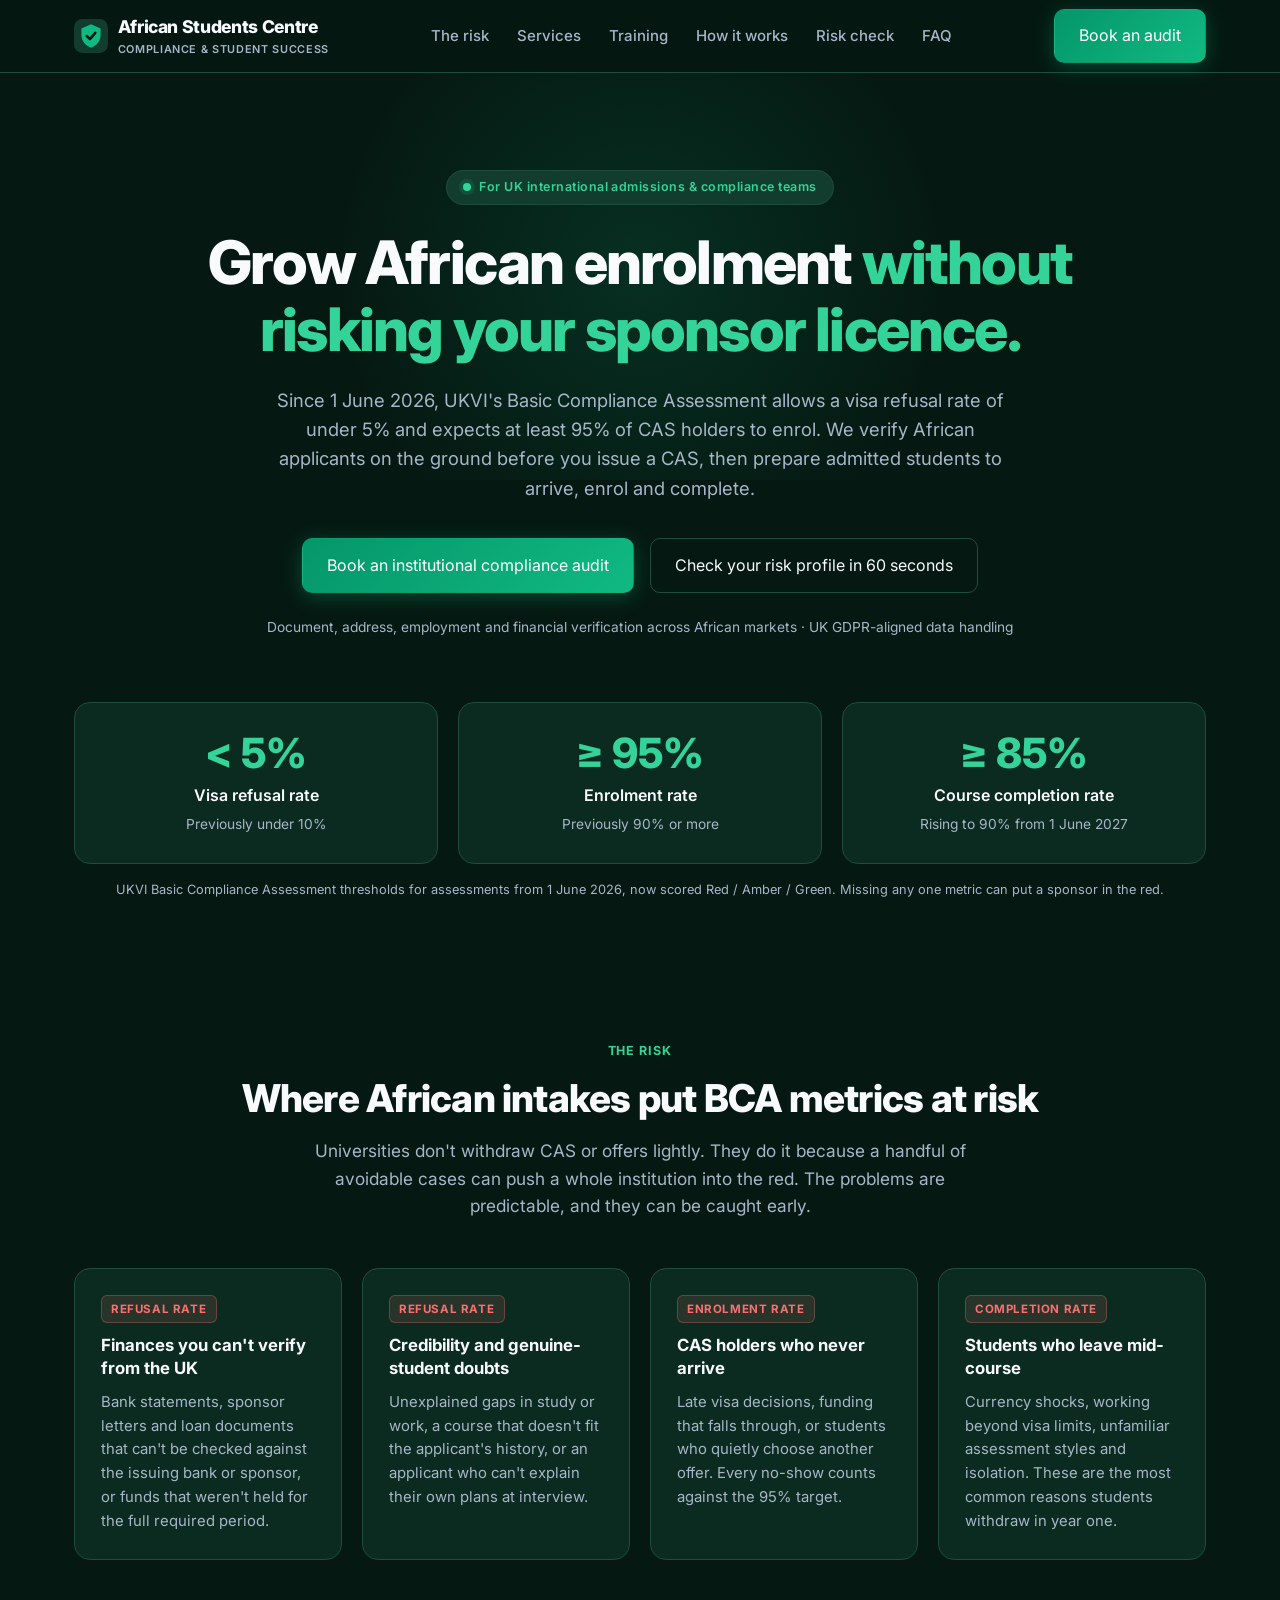
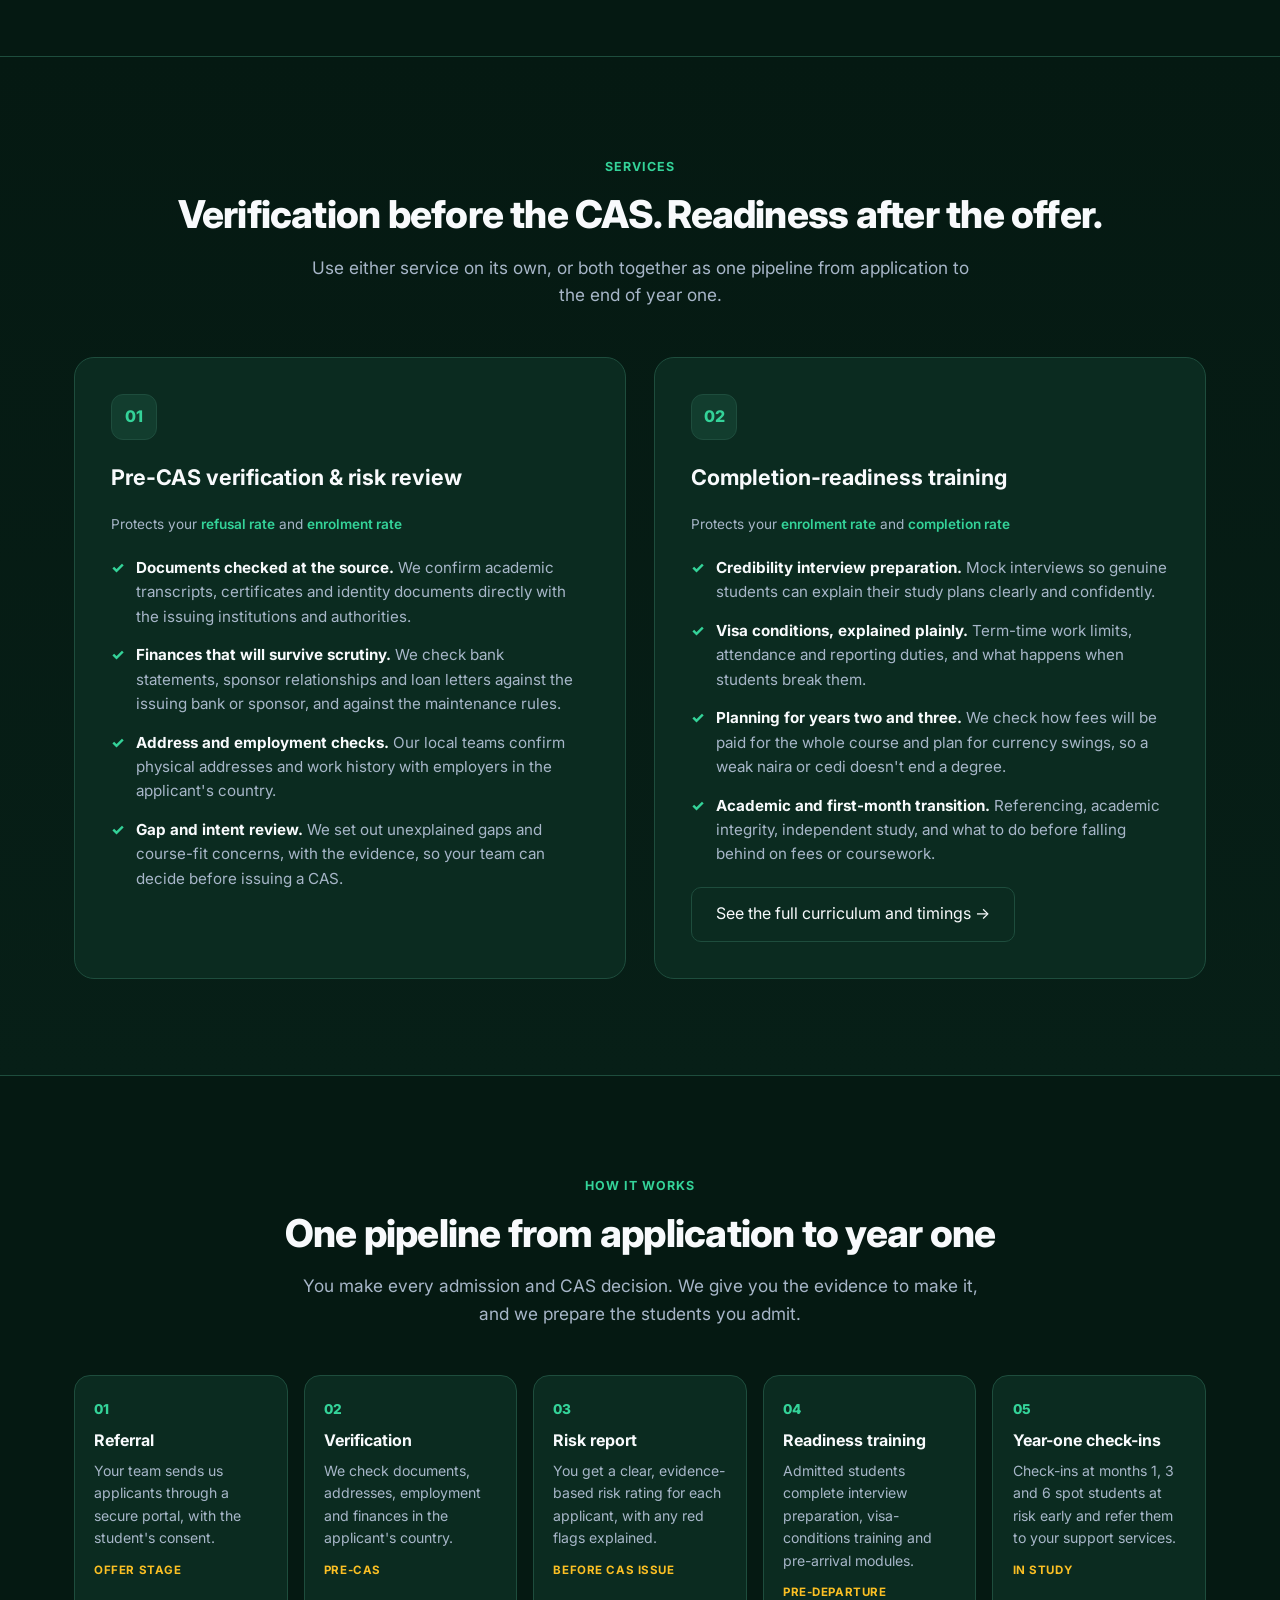
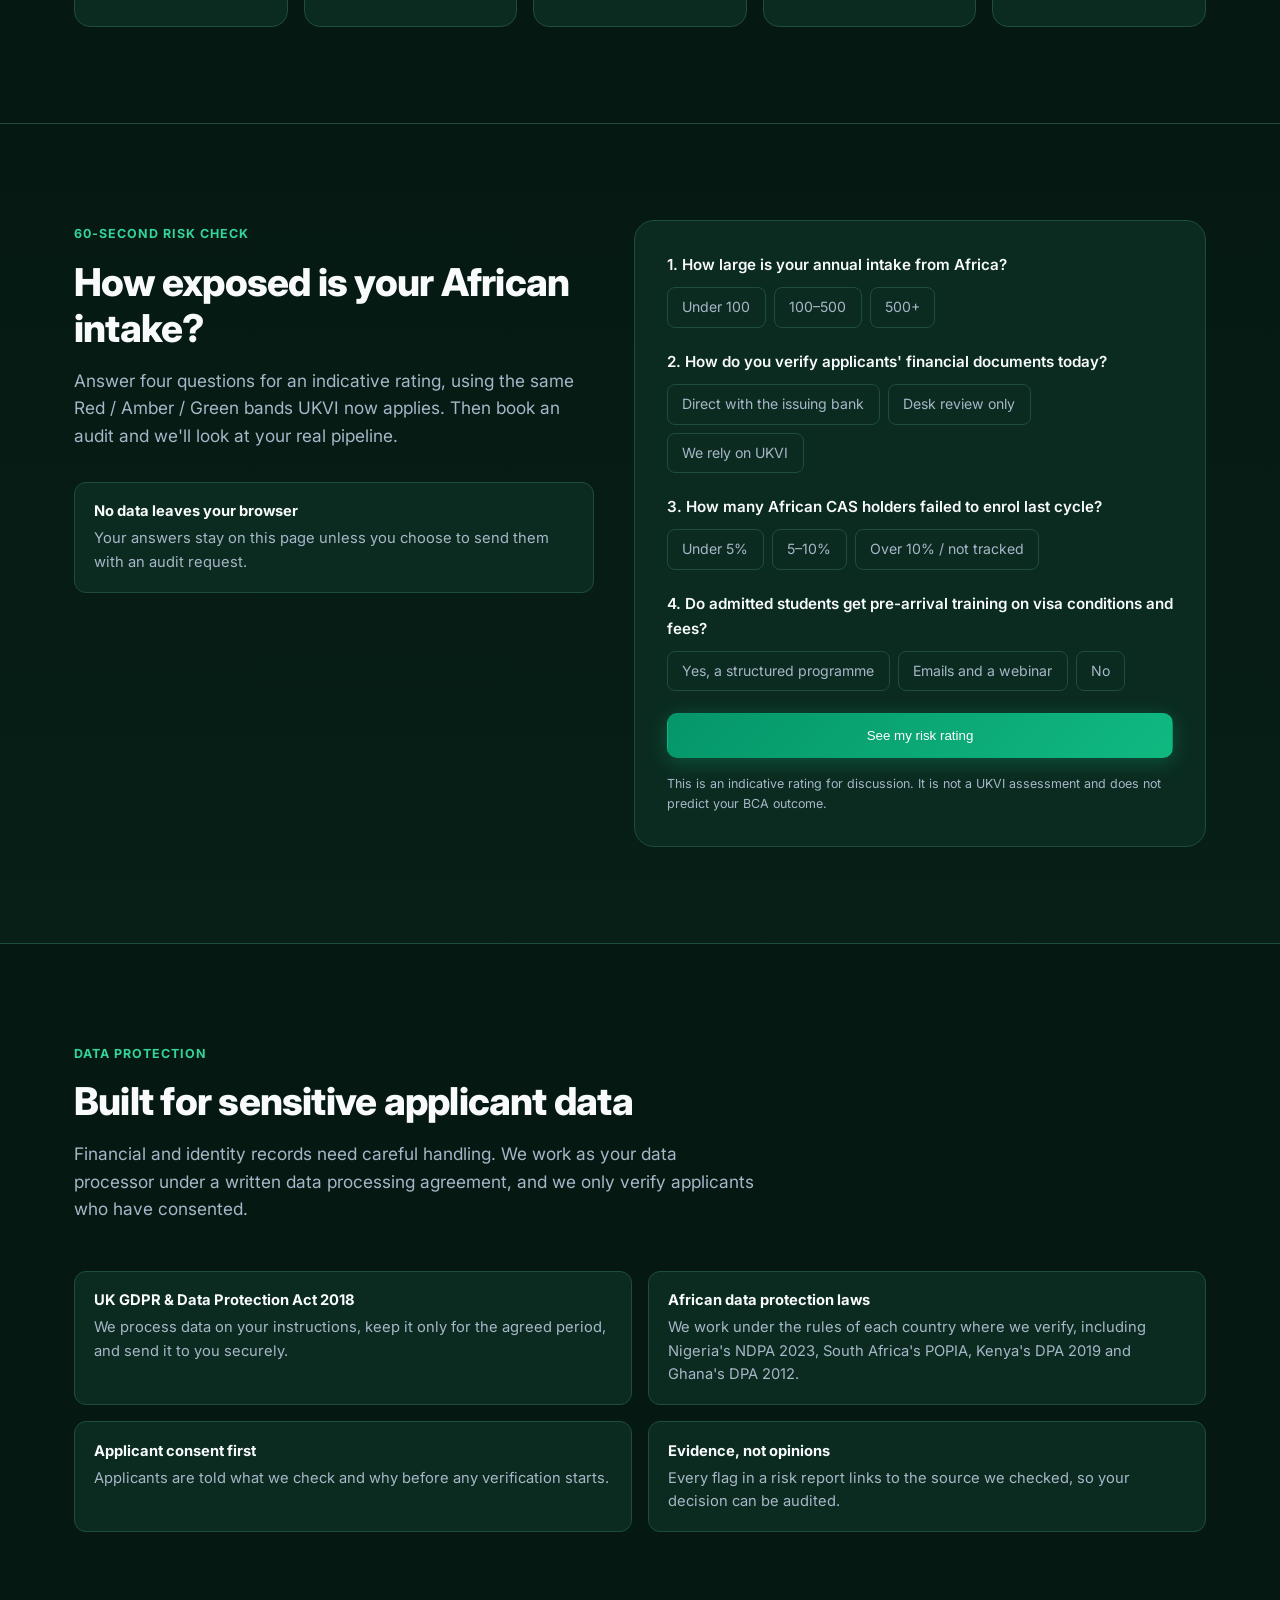
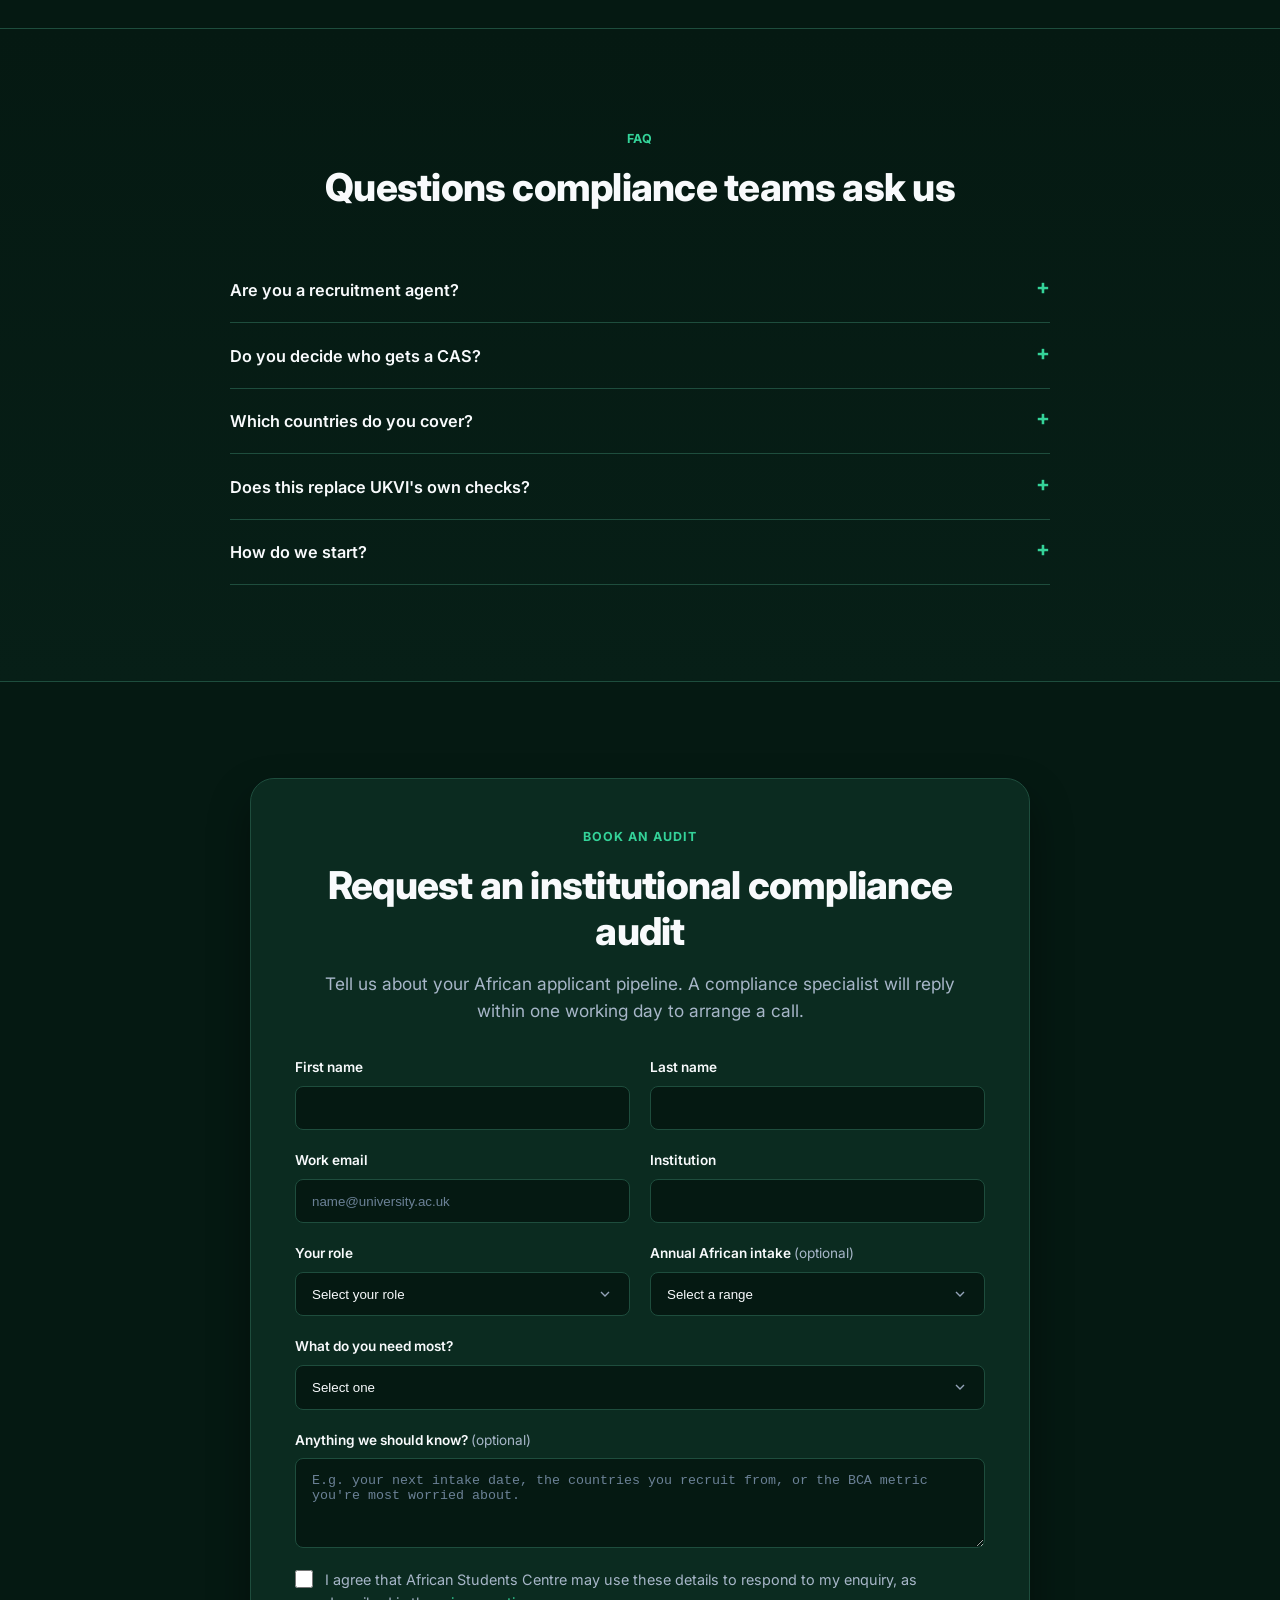
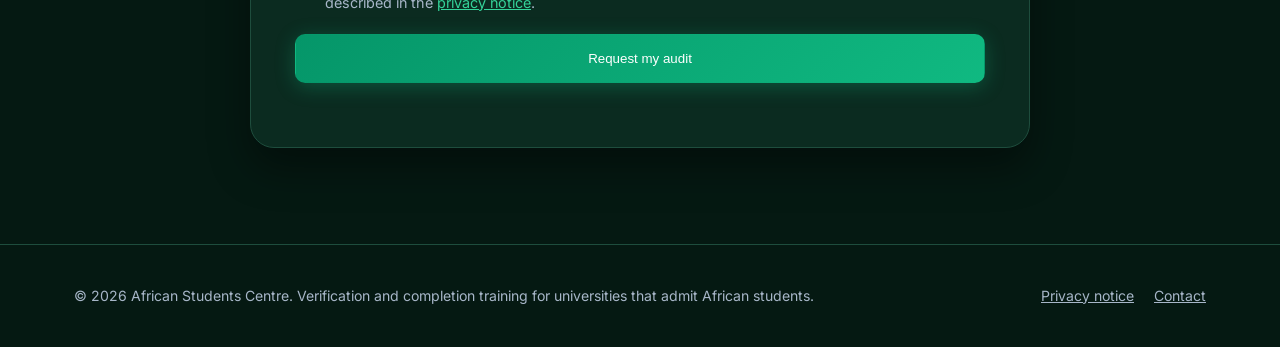
<file: docs/index.html>
<!DOCTYPE html>
<html lang="en-GB">
<head>
<meta charset="UTF-8">
<meta name="viewport" content="width=device-width, initial-scale=1">
<title>Pre-CAS Verification &amp; Student Completion Training | African Students Centre</title>
<meta name="description" content="Protect your UKVI sponsor licence. Pre-CAS document, financial, address and employment verification across Africa, plus completion-readiness training that keeps BCA refusal, enrolment and completion rates on target.">
<link rel="canonical" href="https://africanstudentscentre.com/">
<meta name="theme-color" content="#051912">
<meta property="og:type" content="website">
<meta property="og:url" content="https://africanstudentscentre.com/">
<meta property="og:title" content="Grow African enrolment without risking your sponsor licence">
<meta property="og:description" content="Pre-CAS verification across Africa and completion-readiness training for admitted students, built around UKVI's 2026 BCA thresholds.">
<meta name="twitter:card" content="summary">
<link rel="icon" href="data:image/svg+xml,%3Csvg xmlns='http://www.w3.org/2000/svg' viewBox='0 0 32 32'%3E%3Crect width='32' height='32' rx='8' fill='%23051912'/%3E%3Cpath d='M16 5l9 4v6c0 6-4 10-9 12-5-2-9-6-9-12V9z' fill='%2310b981'/%3E%3C/svg%3E">
<link rel="preconnect" href="https://fonts.googleapis.com">
<link rel="preconnect" href="https://fonts.gstatic.com" crossorigin>
<link href="https://fonts.googleapis.com/css2?family=Inter:wght@400;500;600;700;800&display=swap" rel="stylesheet">
<script type="application/ld+json">
{
  "@context": "https://schema.org",
  "@type": "ProfessionalService",
  "name": "African Students Centre",
  "url": "https://africanstudentscentre.com/",
  "description": "Pre-CAS verification and completion-readiness training for universities that admit African students.",
  "areaServed": ["GB", "Africa"],
  "serviceType": ["Pre-CAS applicant verification", "International student compliance training"]
}
</script>
<style>
:root{
  --bg:#051912;--card:#0b2b20;--surface:#123d2e;--line:#1e4d3d;
  --green:#10b981;--neon:#34d399;--glow:rgba(16,185,129,.15);
  --text:#f8fafc;--muted:#a7b6c8;--amber:#fbbf24;--red:#f87171;
  --radius:16px;--ease:.25s cubic-bezier(.4,0,.2,1);
}
*{box-sizing:border-box;margin:0;padding:0}
html{scroll-behavior:smooth;scroll-padding-top:88px}
body{font-family:Inter,system-ui,-apple-system,"Segoe UI",Roboto,sans-serif;background:var(--bg);color:var(--text);line-height:1.6;-webkit-font-smoothing:antialiased}
img,svg{display:block;max-width:100%}
a{color:var(--neon)}
:focus-visible{outline:2px solid var(--neon);outline-offset:3px;border-radius:4px}
.container{max-width:1180px;margin:0 auto;padding:0 1.5rem}
.skip{position:absolute;left:-999px;top:0;background:var(--green);color:#03140e;padding:.6rem 1rem;z-index:2000;font-weight:700}
.skip:focus{left:1rem;top:1rem}
section{padding:96px 0}
.eyebrow{display:inline-block;font-size:.78rem;font-weight:700;letter-spacing:.08em;text-transform:uppercase;color:var(--neon);margin-bottom:.9rem}
h2{font-size:clamp(1.8rem,3.2vw,2.4rem);line-height:1.2;letter-spacing:-.02em;font-weight:800;margin-bottom:1rem}
.lead{color:var(--muted);font-size:1.08rem;max-width:680px}
.center{text-align:center}.center .lead{margin:0 auto}
.section-head{margin-bottom:3rem}

/* buttons */
.btn{display:inline-flex;align-items:center;justify-content:center;gap:.5rem;padding:.85rem 1.5rem;border-radius:10px;font:600 .98rem/1.2 inherit;text-decoration:none;cursor:pointer;transition:var(--ease);border:1px solid transparent}
.btn-primary{background:linear-gradient(135deg,#059669,#10b981);color:#fff;box-shadow:0 4px 20px rgba(16,185,129,.3)}
.btn-primary:hover{transform:translateY(-2px);box-shadow:0 6px 26px rgba(16,185,129,.5)}
.btn-outline{background:transparent;color:var(--text);border-color:var(--line)}
.btn-outline:hover{border-color:var(--green);background:var(--surface)}
.btn[disabled]{opacity:.6;cursor:wait;transform:none}

/* header */
header{position:fixed;inset:0 0 auto 0;background:rgba(5,25,18,.88);backdrop-filter:blur(12px);-webkit-backdrop-filter:blur(12px);border-bottom:1px solid var(--line);z-index:1000}
nav{display:flex;justify-content:space-between;align-items:center;height:72px;gap:1rem}
.logo{display:flex;align-items:center;gap:.6rem;color:var(--text);text-decoration:none;font-weight:800;letter-spacing:-.02em;font-size:1.1rem}
.logo small{display:block;font-size:.68rem;font-weight:600;letter-spacing:.06em;text-transform:uppercase;color:var(--muted)}
.nav-links{display:flex;gap:1.75rem;list-style:none;align-items:center}
.nav-links a{color:var(--muted);text-decoration:none;font-weight:500;font-size:.94rem;transition:var(--ease)}
.nav-links a:hover{color:var(--neon)}
.menu-btn{display:none;background:none;border:1px solid var(--line);border-radius:8px;color:var(--text);padding:.45rem .6rem;cursor:pointer}

/* hero */
.hero{padding:170px 0 64px;text-align:center;position:relative;overflow:hidden}
.hero::before{content:"";position:absolute;top:60px;left:50%;transform:translateX(-50%);width:760px;height:420px;background:radial-gradient(circle,rgba(16,185,129,.14) 0%,transparent 70%);z-index:-1}
.badge{display:inline-flex;align-items:center;gap:.5rem;background:var(--surface);border:1px solid var(--line);padding:.4rem 1rem;border-radius:50px;font-size:.78rem;font-weight:600;color:var(--neon);letter-spacing:.04em;margin-bottom:1.5rem}
.badge .dot{width:8px;height:8px;border-radius:50%;background:var(--neon);box-shadow:0 0 0 4px var(--glow)}
.hero h1{font-size:clamp(2.2rem,5vw,3.75rem);font-weight:800;letter-spacing:-.03em;line-height:1.12;max-width:900px;margin:0 auto 1.4rem}
.hero h1 em{font-style:normal;color:var(--neon)}
.hero p.lead{margin:0 auto 2.2rem;font-size:1.15rem;max-width:740px}
.cta-row{display:flex;gap:1rem;justify-content:center;flex-wrap:wrap}
.hero-note{margin-top:1.4rem;font-size:.86rem;color:var(--muted)}

/* thresholds */
.thresholds{padding:0 0 40px}
.t-grid{display:grid;grid-template-columns:repeat(3,1fr);gap:1.25rem}
.t-card{background:var(--card);border:1px solid var(--line);padding:1.75rem;border-radius:var(--radius);text-align:center}
.t-value{font-size:2.6rem;font-weight:800;color:var(--neon);line-height:1.1}
.t-label{font-weight:600;margin:.4rem 0 .3rem}
.t-was{font-size:.86rem;color:var(--muted)}
.t-source{margin-top:1rem;text-align:center;font-size:.8rem;color:var(--muted)}

/* problem */
.grid-4{display:grid;grid-template-columns:repeat(4,1fr);gap:1.25rem}
.p-card{background:var(--card);border:1px solid var(--line);border-radius:var(--radius);padding:1.6rem;display:flex;flex-direction:column;gap:.7rem}
.p-card h3{font-size:1.05rem;line-height:1.35}
.p-card p{color:var(--muted);font-size:.93rem;flex:1}
.tag{align-self:flex-start;font-size:.72rem;font-weight:700;letter-spacing:.05em;text-transform:uppercase;padding:.25rem .6rem;border-radius:6px;background:rgba(248,113,113,.12);color:var(--red);border:1px solid rgba(248,113,113,.3)}

/* services */
.alt{background:linear-gradient(180deg,var(--bg) 0%,#071f17 100%);border-top:1px solid var(--line);border-bottom:1px solid var(--line)}
.grid-2{display:grid;grid-template-columns:1fr 1fr;gap:1.75rem}
.s-card{background:var(--card);border:1px solid var(--line);padding:2.25rem;border-radius:20px;display:flex;flex-direction:column;gap:1.25rem;transition:var(--ease)}
.s-card:hover{border-color:var(--green)}
.s-num{width:46px;height:46px;border-radius:12px;background:var(--surface);border:1px solid var(--line);display:grid;place-items:center;color:var(--neon);font-weight:800}
.s-card h3{font-size:1.35rem}
.s-card .protects{font-size:.85rem;color:var(--muted)}
.s-card .protects b{color:var(--neon);font-weight:600}
.ticks{list-style:none;display:flex;flex-direction:column;gap:.9rem}
.ticks li{display:flex;gap:.75rem;color:var(--muted);font-size:.95rem}
.ticks li::before{content:"✓";color:var(--neon);font-weight:800;flex-shrink:0}
.ticks strong{color:var(--text)}

/* steps */
.steps{list-style:none;display:grid;grid-template-columns:repeat(5,1fr);gap:1rem;counter-reset:step}
.steps li{position:relative;background:var(--card);border:1px solid var(--line);border-radius:var(--radius);padding:1.4rem 1.2rem;counter-increment:step}
.steps li::before{content:"0" counter(step);display:block;font-weight:800;color:var(--neon);font-size:.85rem;margin-bottom:.5rem}
.steps h3{font-size:1rem;margin-bottom:.35rem}
.steps p{font-size:.88rem;color:var(--muted)}
.steps .when{display:inline-block;margin-top:.7rem;font-size:.72rem;font-weight:700;text-transform:uppercase;letter-spacing:.05em;color:var(--amber)}

/* self assessment */
.assess{display:grid;grid-template-columns:1fr 1.1fr;gap:2.5rem;align-items:start}
.assess-box{background:var(--card);border:1px solid var(--line);border-radius:20px;padding:2rem}
fieldset{border:0;margin-bottom:1.4rem}
legend{font-weight:600;font-size:.95rem;margin-bottom:.6rem}
.opts{display:flex;flex-wrap:wrap;gap:.5rem}
.opts label{position:relative;cursor:pointer}
.opts input{position:absolute;opacity:0;pointer-events:none}
.opts span{display:inline-block;padding:.5rem .9rem;border:1px solid var(--line);border-radius:8px;font-size:.88rem;color:var(--muted);transition:var(--ease)}
.opts input:checked+span{border-color:var(--green);background:var(--surface);color:var(--text)}
.opts input:focus-visible+span{outline:2px solid var(--neon);outline-offset:2px}
.result{display:none;margin-top:.5rem;padding:1.4rem;border-radius:14px;border:1px solid var(--line);background:var(--bg)}
.result.show{display:block}
.result h3{font-size:1.15rem;margin-bottom:.4rem}
.result p{color:var(--muted);font-size:.93rem;margin-bottom:1rem}
.result.green h3{color:var(--neon)}.result.amber h3{color:var(--amber)}.result.red h3{color:var(--red)}
.disclaimer{font-size:.78rem;color:var(--muted);margin-top:1rem}

/* trust */
.trust-list{list-style:none;display:grid;grid-template-columns:repeat(2,1fr);gap:1rem;margin-top:2rem}
.trust-list li{background:var(--card);border:1px solid var(--line);border-radius:12px;padding:1.1rem 1.2rem;font-size:.92rem;color:var(--muted)}
.trust-list strong{display:block;color:var(--text);margin-bottom:.2rem}

/* faq */
.faq{max-width:820px;margin:0 auto}
details{border-bottom:1px solid var(--line);padding:1.2rem 0}
summary{cursor:pointer;font-weight:600;font-size:1.02rem;list-style:none;display:flex;justify-content:space-between;gap:1rem}
summary::-webkit-details-marker{display:none}
summary::after{content:"+";color:var(--neon);font-weight:700;font-size:1.3rem;line-height:1}
details[open] summary::after{content:"−"}
details p{color:var(--muted);margin-top:.7rem;font-size:.95rem}

/* form */
.form-wrap{max-width:780px;margin:0 auto;background:var(--card);border:1px solid var(--line);padding:2.75rem;border-radius:24px;box-shadow:0 20px 40px rgba(0,0,0,.4)}
.form-grid{display:grid;grid-template-columns:1fr 1fr;gap:0 1.25rem}
.field{display:flex;flex-direction:column;gap:.45rem;margin-bottom:1.25rem}
.field.full{grid-column:1/-1}
label.l{font-size:.85rem;font-weight:600}
label.l .opt{color:var(--muted);font-weight:400}
input,select,textarea{width:100%;background:var(--bg);border:1px solid var(--line);padding:.85rem 1rem;border-radius:8px;color:var(--text);font:400 .95rem/1.4 inherit;transition:var(--ease)}
input::placeholder,textarea::placeholder{color:#6b8196}
input:focus,select:focus,textarea:focus{outline:none;border-color:var(--green);box-shadow:0 0 0 3px var(--glow)}
input:user-invalid,select:user-invalid{border-color:var(--red)}
select{appearance:none;background-image:url("data:image/svg+xml,%3csvg xmlns='http://www.w3.org/2000/svg' viewBox='0 0 24 24' fill='none' stroke='%2394a3b8' stroke-width='2'%3e%3cpolyline points='6 9 12 15 18 9'/%3e%3c/svg%3e");background-repeat:no-repeat;background-position:right 1rem center;background-size:1rem;padding-right:2.5rem}
.check{display:flex;gap:.75rem;align-items:flex-start;font-size:.9rem;color:var(--muted)}
.check input{width:18px;height:18px;margin-top:.15rem;accent-color:var(--green);flex-shrink:0}
.hp{position:absolute;left:-10000px;width:1px;height:1px;overflow:hidden}
.form-error{display:none;background:rgba(248,113,113,.1);border:1px solid rgba(248,113,113,.4);color:#fecaca;padding:.8rem 1rem;border-radius:8px;font-size:.9rem;margin-bottom:1rem}
.success{display:none;text-align:center;padding:2rem 0}
.success h3{color:var(--neon);font-size:1.5rem;margin-bottom:.8rem}
.success p{color:var(--muted)}

footer{border-top:1px solid var(--line);padding:2.5rem 0;color:var(--muted);font-size:.88rem}
.foot{display:flex;justify-content:space-between;gap:1.5rem;flex-wrap:wrap}
.foot a{color:var(--muted)}.foot a:hover{color:var(--neon)}
.foot ul{list-style:none;display:flex;gap:1.25rem;flex-wrap:wrap}

@media (max-width:1000px){
  .grid-4{grid-template-columns:1fr 1fr}
  .steps{grid-template-columns:1fr 1fr}
  .assess{grid-template-columns:1fr}
}
@media (max-width:820px){
  .menu-btn{display:block}
  .nav-links{display:none;position:absolute;top:72px;left:0;right:0;flex-direction:column;align-items:stretch;gap:0;background:var(--bg);border-bottom:1px solid var(--line);padding:.5rem 1.5rem 1.25rem}
  .nav-links.open{display:flex}
  .nav-links li a{display:block;padding:.75rem 0}
  .nav-cta{display:none}
  .t-grid,.grid-2,.trust-list{grid-template-columns:1fr}
  section{padding:72px 0}
  .hero{padding:130px 0 48px}
}
@media (max-width:560px){
  .grid-4,.steps,.form-grid{grid-template-columns:1fr}
  .form-wrap{padding:1.75rem 1.25rem}
  .s-card{padding:1.6rem}
  .cta-row .btn{width:100%}
}
@media (prefers-reduced-motion:reduce){*{transition:none!important;scroll-behavior:auto!important}}
</style>
</head>
<body>
<a class="skip" href="#main">Skip to content</a>

<header>
  <div class="container">
    <nav aria-label="Main">
      <a class="logo" href="/" aria-label="African Students Centre home">
        <svg width="34" height="34" viewBox="0 0 32 32" aria-hidden="true"><rect width="32" height="32" rx="8" fill="#123d2e"/><path d="M16 5l9 4v6c0 6-4 10-9 12-5-2-9-6-9-12V9z" fill="#10b981"/><path d="M12 16l3 3 5-6" stroke="#051912" stroke-width="2.4" fill="none" stroke-linecap="round" stroke-linejoin="round"/></svg>
        <span>African Students Centre<small>Compliance &amp; Student Success</small></span>
      </a>
      <button class="menu-btn" aria-expanded="false" aria-controls="navlinks" aria-label="Open menu">☰</button>
      <ul class="nav-links" id="navlinks">
        <li><a href="#problem">The risk</a></li>
        <li><a href="#services">Services</a></li>
        <li><a href="training.html">Training</a></li>
        <li><a href="#process">How it works</a></li>
        <li><a href="#assessment">Risk check</a></li>
        <li><a href="#faq">FAQ</a></li>
      </ul>
      <a href="#audit" class="btn btn-primary nav-cta">Book an audit</a>
    </nav>
  </div>
</header>

<main id="main">

<!-- HERO -->
<section class="hero">
  <div class="container">
    <div class="badge"><span class="dot"></span> For UK international admissions &amp; compliance teams</div>
    <h1>Grow African enrolment <em>without risking your sponsor licence.</em></h1>
    <p class="lead">Since 1 June 2026, UKVI's Basic Compliance Assessment allows a visa refusal rate of under 5% and expects at least 95% of CAS holders to enrol. We verify African applicants on the ground before you issue a CAS, then prepare admitted students to arrive, enrol and complete.</p>
    <div class="cta-row">
      <a href="#audit" class="btn btn-primary">Book an institutional compliance audit</a>
      <a href="#assessment" class="btn btn-outline">Check your risk profile in 60 seconds</a>
    </div>
    <p class="hero-note">Document, address, employment and financial verification across African markets · UK GDPR-aligned data handling</p>
  </div>
</section>

<!-- THRESHOLDS -->
<div class="thresholds" id="bca">
  <div class="container">
    <div class="t-grid">
      <div class="t-card">
        <div class="t-value">&lt; 5%</div>
        <div class="t-label">Visa refusal rate</div>
        <div class="t-was">Previously under 10%</div>
      </div>
      <div class="t-card">
        <div class="t-value">≥ 95%</div>
        <div class="t-label">Enrolment rate</div>
        <div class="t-was">Previously 90% or more</div>
      </div>
      <div class="t-card">
        <div class="t-value">≥ 85%</div>
        <div class="t-label">Course completion rate</div>
        <div class="t-was">Rising to 90% from 1 June 2027</div>
      </div>
    </div>
    <p class="t-source">UKVI Basic Compliance Assessment thresholds for assessments from 1 June 2026, now scored Red / Amber / Green. Missing any one metric can put a sponsor in the red.</p>
  </div>
</div>

<!-- PROBLEM -->
<section id="problem">
  <div class="container">
    <div class="section-head center">
      <span class="eyebrow">The risk</span>
      <h2>Where African intakes put BCA metrics at risk</h2>
      <p class="lead">Universities don't withdraw CAS or offers lightly. They do it because a handful of avoidable cases can push a whole institution into the red. The problems are predictable, and they can be caught early.</p>
    </div>
    <div class="grid-4">
      <article class="p-card">
        <span class="tag">Refusal rate</span>
        <h3>Finances you can't verify from the UK</h3>
        <p>Bank statements, sponsor letters and loan documents that can't be checked against the issuing bank or sponsor, or funds that weren't held for the full required period.</p>
      </article>
      <article class="p-card">
        <span class="tag">Refusal rate</span>
        <h3>Credibility and genuine-student doubts</h3>
        <p>Unexplained gaps in study or work, a course that doesn't fit the applicant's history, or an applicant who can't explain their own plans at interview.</p>
      </article>
      <article class="p-card">
        <span class="tag">Enrolment rate</span>
        <h3>CAS holders who never arrive</h3>
        <p>Late visa decisions, funding that falls through, or students who quietly choose another offer. Every no-show counts against the 95% target.</p>
      </article>
      <article class="p-card">
        <span class="tag">Completion rate</span>
        <h3>Students who leave mid-course</h3>
        <p>Currency shocks, working beyond visa limits, unfamiliar assessment styles and isolation. These are the most common reasons students withdraw in year one.</p>
      </article>
    </div>
  </div>
</section>

<!-- SERVICES -->
<section id="services" class="alt">
  <div class="container">
    <div class="section-head center">
      <span class="eyebrow">Services</span>
      <h2>Verification before the CAS. Readiness after the offer.</h2>
      <p class="lead">Use either service on its own, or both together as one pipeline from application to the end of year one.</p>
    </div>
    <div class="grid-2">
      <article class="s-card">
        <div class="s-num">01</div>
        <h3>Pre-CAS verification &amp; risk review</h3>
        <p class="protects">Protects your <b>refusal rate</b> and <b>enrolment rate</b></p>
        <ul class="ticks">
          <li><div><strong>Documents checked at the source.</strong> We confirm academic transcripts, certificates and identity documents directly with the issuing institutions and authorities.</div></li>
          <li><div><strong>Finances that will survive scrutiny.</strong> We check bank statements, sponsor relationships and loan letters against the issuing bank or sponsor, and against the maintenance rules.</div></li>
          <li><div><strong>Address and employment checks.</strong> Our local teams confirm physical addresses and work history with employers in the applicant's country.</div></li>
          <li><div><strong>Gap and intent review.</strong> We set out unexplained gaps and course-fit concerns, with the evidence, so your team can decide before issuing a CAS.</div></li>
        </ul>
      </article>
      <article class="s-card">
        <div class="s-num">02</div>
        <h3>Completion-readiness training</h3>
        <p class="protects">Protects your <b>enrolment rate</b> and <b>completion rate</b></p>
        <ul class="ticks">
          <li><div><strong>Credibility interview preparation.</strong> Mock interviews so genuine students can explain their study plans clearly and confidently.</div></li>
          <li><div><strong>Visa conditions, explained plainly.</strong> Term-time work limits, attendance and reporting duties, and what happens when students break them.</div></li>
          <li><div><strong>Planning for years two and three.</strong> We check how fees will be paid for the whole course and plan for currency swings, so a weak naira or cedi doesn't end a degree.</div></li>
          <li><div><strong>Academic and first-month transition.</strong> Referencing, academic integrity, independent study, and what to do before falling behind on fees or coursework.</div></li>
        </ul>
        <a href="training.html" class="btn btn-outline" style="align-self:flex-start">See the full curriculum and timings →</a>
      </article>
    </div>
  </div>
</section>

<!-- PROCESS -->
<section id="process">
  <div class="container">
    <div class="section-head center">
      <span class="eyebrow">How it works</span>
      <h2>One pipeline from application to year one</h2>
      <p class="lead">You make every admission and CAS decision. We give you the evidence to make it, and we prepare the students you admit.</p>
    </div>
    <ol class="steps">
      <li><h3>Referral</h3><p>Your team sends us applicants through a secure portal, with the student's consent.</p><span class="when">Offer stage</span></li>
      <li><h3>Verification</h3><p>We check documents, addresses, employment and finances in the applicant's country.</p><span class="when">Pre-CAS</span></li>
      <li><h3>Risk report</h3><p>You get a clear, evidence-based risk rating for each applicant, with any red flags explained.</p><span class="when">Before CAS issue</span></li>
      <li><h3>Readiness training</h3><p>Admitted students complete interview preparation, visa-conditions training and pre-arrival modules.</p><span class="when">Pre-departure</span></li>
      <li><h3>Year-one check-ins</h3><p>Check-ins at months 1, 3 and 6 spot students at risk early and refer them to your support services.</p><span class="when">In study</span></li>
    </ol>
  </div>
</section>

<!-- SELF ASSESSMENT -->
<section id="assessment" class="alt">
  <div class="container assess">
    <div>
      <span class="eyebrow">60-second risk check</span>
      <h2>How exposed is your African intake?</h2>
      <p class="lead">Answer four questions for an indicative rating, using the same Red / Amber / Green bands UKVI now applies. Then book an audit and we'll look at your real pipeline.</p>
      <ul class="trust-list" style="grid-template-columns:1fr">
        <li><strong>No data leaves your browser</strong>Your answers stay on this page unless you choose to send them with an audit request.</li>
      </ul>
    </div>
    <div class="assess-box">
      <form id="riskForm">
        <fieldset>
          <legend>1. How large is your annual intake from Africa?</legend>
          <div class="opts">
            <label><input type="radio" name="q1" value="1" required><span>Under 100</span></label>
            <label><input type="radio" name="q1" value="2"><span>100–500</span></label>
            <label><input type="radio" name="q1" value="3"><span>500+</span></label>
          </div>
        </fieldset>
        <fieldset>
          <legend>2. How do you verify applicants' financial documents today?</legend>
          <div class="opts">
            <label><input type="radio" name="q2" value="0" required><span>Direct with the issuing bank</span></label>
            <label><input type="radio" name="q2" value="2"><span>Desk review only</span></label>
            <label><input type="radio" name="q2" value="3"><span>We rely on UKVI</span></label>
          </div>
        </fieldset>
        <fieldset>
          <legend>3. How many African CAS holders failed to enrol last cycle?</legend>
          <div class="opts">
            <label><input type="radio" name="q3" value="0" required><span>Under 5%</span></label>
            <label><input type="radio" name="q3" value="2"><span>5–10%</span></label>
            <label><input type="radio" name="q3" value="3"><span>Over 10% / not tracked</span></label>
          </div>
        </fieldset>
        <fieldset>
          <legend>4. Do admitted students get pre-arrival training on visa conditions and fees?</legend>
          <div class="opts">
            <label><input type="radio" name="q4" value="0" required><span>Yes, a structured programme</span></label>
            <label><input type="radio" name="q4" value="2"><span>Emails and a webinar</span></label>
            <label><input type="radio" name="q4" value="3"><span>No</span></label>
          </div>
        </fieldset>
        <button type="submit" class="btn btn-primary" style="width:100%">See my risk rating</button>
        <div class="result" id="riskResult" role="status" aria-live="polite">
          <h3 id="riskTitle"></h3>
          <p id="riskText"></p>
          <a href="#audit" class="btn btn-primary" id="riskCta">Book an audit of my pipeline</a>
        </div>
        <p class="disclaimer">This is an indicative rating for discussion. It is not a UKVI assessment and does not predict your BCA outcome.</p>
      </form>
    </div>
  </div>
</section>

<!-- TRUST / DATA -->
<section id="trust">
  <div class="container">
    <div class="section-head">
      <span class="eyebrow">Data protection</span>
      <h2>Built for sensitive applicant data</h2>
      <p class="lead">Financial and identity records need careful handling. We work as your data processor under a written data processing agreement, and we only verify applicants who have consented.</p>
    </div>
    <ul class="trust-list">
      <li><strong>UK GDPR &amp; Data Protection Act 2018</strong>We process data on your instructions, keep it only for the agreed period, and send it to you securely.</li>
      <li><strong>African data protection laws</strong>We work under the rules of each country where we verify, including Nigeria's NDPA 2023, South Africa's POPIA, Kenya's DPA 2019 and Ghana's DPA 2012.</li>
      <li><strong>Applicant consent first</strong>Applicants are told what we check and why before any verification starts.</li>
      <li><strong>Evidence, not opinions</strong>Every flag in a risk report links to the source we checked, so your decision can be audited.</li>
    </ul>
  </div>
</section>

<!-- FAQ -->
<section id="faq" class="alt">
  <div class="container">
    <div class="section-head center">
      <span class="eyebrow">FAQ</span>
      <h2>Questions compliance teams ask us</h2>
    </div>
    <div class="faq">
      <details>
        <summary>Are you a recruitment agent?</summary>
        <p>No. We work for your institution as an independent verification and training partner. We don't recruit students or sell courses, and our reports aren't shaped by whether an applicant enrols.</p>
      </details>
      <details>
        <summary>Do you decide who gets a CAS?</summary>
        <p>No. Every admission and CAS decision stays with your university. We give you verified evidence and a clear risk rating so your team can decide quickly and defend the decision if asked.</p>
      </details>
      <details>
        <summary>Which countries do you cover?</summary>
        <p>We verify documents, addresses and work history across African markets, with the deepest coverage in the countries that send the most students to the UK. Tell us your applicant mix and we'll confirm coverage and turnaround for each country.</p>
      </details>
      <details>
        <summary>Does this replace UKVI's own checks?</summary>
        <p>No. UKVI still makes the visa decision. Our job is to catch the problems that would lead to a refusal before you issue the CAS, while there's still time to resolve them or reconsider.</p>
      </details>
      <details>
        <summary>How do we start?</summary>
        <p>Most partners start with a pilot on one intake. We agree a sample of applicants, run full verification and readiness training, and compare their refusal and enrolment results with the rest of your cohort.</p>
      </details>
    </div>
  </div>
</section>

<!-- FORM -->
<section id="audit">
  <div class="container">
    <div class="form-wrap">
      <div class="section-head center" style="margin-bottom:2rem">
        <span class="eyebrow">Book an audit</span>
        <h2>Request an institutional compliance audit</h2>
        <p class="lead">Tell us about your African applicant pipeline. A compliance specialist will reply within one working day to arrange a call.</p>
      </div>

      <form id="auditForm" action="https://formsubmit.co/3ea7073fef8e24e8899c5cc600bb72a7" method="post" novalidate>
        <input type="hidden" name="_subject" value="Audit request: africanstudentscentre.com">
        <input type="hidden" name="_template" value="table">
        <input type="hidden" name="_next" value="https://africanstudentscentre.com/thank-you.html">
        <div class="form-error" id="formError" role="alert"></div>
        <div class="form-grid">
          <div class="field">
            <label class="l" for="firstName">First name</label>
            <input type="text" id="firstName" name="firstName" autocomplete="given-name" maxlength="80" required>
          </div>
          <div class="field">
            <label class="l" for="lastName">Last name</label>
            <input type="text" id="lastName" name="lastName" autocomplete="family-name" maxlength="80" required>
          </div>
          <div class="field">
            <label class="l" for="email">Work email</label>
            <input type="email" id="email" name="email" autocomplete="email" placeholder="name@university.ac.uk" maxlength="160" required>
          </div>
          <div class="field">
            <label class="l" for="institution">Institution</label>
            <input type="text" id="institution" name="institution" autocomplete="organization" maxlength="160" required>
          </div>
          <div class="field">
            <label class="l" for="role">Your role</label>
            <select id="role" name="role" required>
              <option value="" selected disabled>Select your role</option>
              <option>Director / Head of International Compliance</option>
              <option>Head of International Admissions</option>
              <option>Pro-Vice-Chancellor (International)</option>
              <option>CAS / Visa Compliance Officer</option>
              <option>Senior International Officer</option>
              <option>Other</option>
            </select>
          </div>
          <div class="field">
            <label class="l" for="intake">Annual African intake <span class="opt">(optional)</span></label>
            <select id="intake" name="intake">
              <option value="" selected>Select a range</option>
              <option>1–100 students</option>
              <option>101–500 students</option>
              <option>501–1,000 students</option>
              <option>1,000+ students</option>
            </select>
          </div>
          <div class="field full">
            <label class="l" for="focus">What do you need most?</label>
            <select id="focus" name="focus" required>
              <option value="" selected disabled>Select one</option>
              <option>Pre-CAS document &amp; financial verification</option>
              <option>Student completion-readiness training</option>
              <option>Both: the full pipeline</option>
              <option>Advice / general enquiry</option>
            </select>
          </div>
          <div class="field full">
            <label class="l" for="message">Anything we should know? <span class="opt">(optional)</span></label>
            <textarea id="message" name="message" rows="4" maxlength="3000" placeholder="E.g. your next intake date, the countries you recruit from, or the BCA metric you're most worried about."></textarea>
          </div>
          <div class="hp" aria-hidden="true">
            <label for="website">Leave this field empty</label>
            <input type="text" id="website" name="_honey" tabindex="-1" autocomplete="off">
          </div>
          <input type="hidden" name="riskRating" id="riskRatingField">
          <div class="field full">
            <label class="check"><input type="checkbox" name="consent" value="yes" required> <span>I agree that African Students Centre may use these details to respond to my enquiry, as described in the <a href="privacy.html">privacy notice</a>.</span></label>
          </div>
          <div class="field full">
            <button type="submit" class="btn btn-primary" style="width:100%;padding:1rem">Request my audit</button>
          </div>
        </div>
      </form>

      <div class="success" id="success" role="status" aria-live="polite" tabindex="-1">
        <h3>Thank you. Your request has been received.</h3>
        <p>A compliance specialist will reply within one working day to arrange a call about your applicant pipeline.</p>
      </div>
    </div>
  </div>
</section>

</main>

<footer>
  <div class="container foot">
    <p>&copy; <span id="yr">2026</span> African Students Centre. Verification and completion training for universities that admit African students.</p>
    <ul>
      <li><a href="privacy.html">Privacy notice</a></li>
      <li><a href="#audit">Contact</a></li>
    </ul>
  </div>
</footer>

<script>
(function(){
  document.getElementById('yr').textContent = new Date().getFullYear();

  // Mobile menu
  var btn = document.querySelector('.menu-btn'), links = document.getElementById('navlinks');
  btn.addEventListener('click', function(){
    var open = links.classList.toggle('open');
    btn.setAttribute('aria-expanded', open);
    btn.setAttribute('aria-label', open ? 'Close menu' : 'Open menu');
  });
  links.addEventListener('click', function(e){ if(e.target.tagName === 'A'){ links.classList.remove('open'); btn.setAttribute('aria-expanded', false); } });

  // Risk self-assessment
  var risk = document.getElementById('riskForm');
  risk.addEventListener('submit', function(e){
    e.preventDefault();
    if(!risk.checkValidity()){ risk.reportValidity(); return; }
    var d = new FormData(risk);
    var size = +d.get('q1'), score = (+d.get('q2')) + (+d.get('q3')) + (+d.get('q4'));
    var band, title, text;
    if(score <= 2){
      band='green'; title='Green: well controlled';
      text='Your controls look strong. An audit can confirm they hold at country level and help you keep evidence ready for UKVI.';
    } else if(score <= 5){
      band='amber'; title='Amber: gaps worth closing';
      text='At least one stage relies on desk review or light-touch preparation. With the refusal limit now under 5%, a few avoidable cases could move you towards red.';
    } else {
      band='red'; title='Red: high exposure';
      text='Several stages, from financial checks to student preparation, rely on desk review or nothing at all. We recommend a pre-CAS audit before your next intake.';
    }
    if(size === 3 && band !== 'green') text += ' At your intake size, even a 1–2% swing affects dozens of students.';
    var box = document.getElementById('riskResult');
    box.className = 'result show ' + band;
    document.getElementById('riskTitle').textContent = title;
    document.getElementById('riskText').textContent = text;
    document.getElementById('riskRatingField').value = title;
  });

  // Audit form: posts to FormSubmit's AJAX endpoint; without JS it falls back to a normal POST + redirect
  var form = document.getElementById('auditForm'), err = document.getElementById('formError');
  form.addEventListener('submit', function(e){
    e.preventDefault();
    err.style.display = 'none';
    if(!form.checkValidity()){ form.reportValidity(); return; }
    var submit = form.querySelector('button[type=submit]');
    submit.disabled = true; submit.textContent = 'Sending…';
    var ajaxUrl = form.action.replace('formsubmit.co/', 'formsubmit.co/ajax/');
    fetch(ajaxUrl, { method:'POST', body:new FormData(form), headers:{'Accept':'application/json'} })
      .then(function(r){ return r.json().then(function(j){ if(!r.ok || String(j.success) !== 'true') throw new Error(j.message || 'Something went wrong.'); }); })
      .then(function(){
        form.style.display = 'none';
        var s = document.getElementById('success'); s.style.display = 'block'; s.focus();
      })
      .catch(function(ex){
        err.textContent = (ex && ex.message && ex.message.indexOf('JSON') === -1 ? ex.message : 'We could not send your request.') + ' Please try again in a moment.';
        err.style.display = 'block';
        submit.disabled = false; submit.textContent = 'Request my audit';
      });
  });
})();
</script>
</body>
</html>
</file>
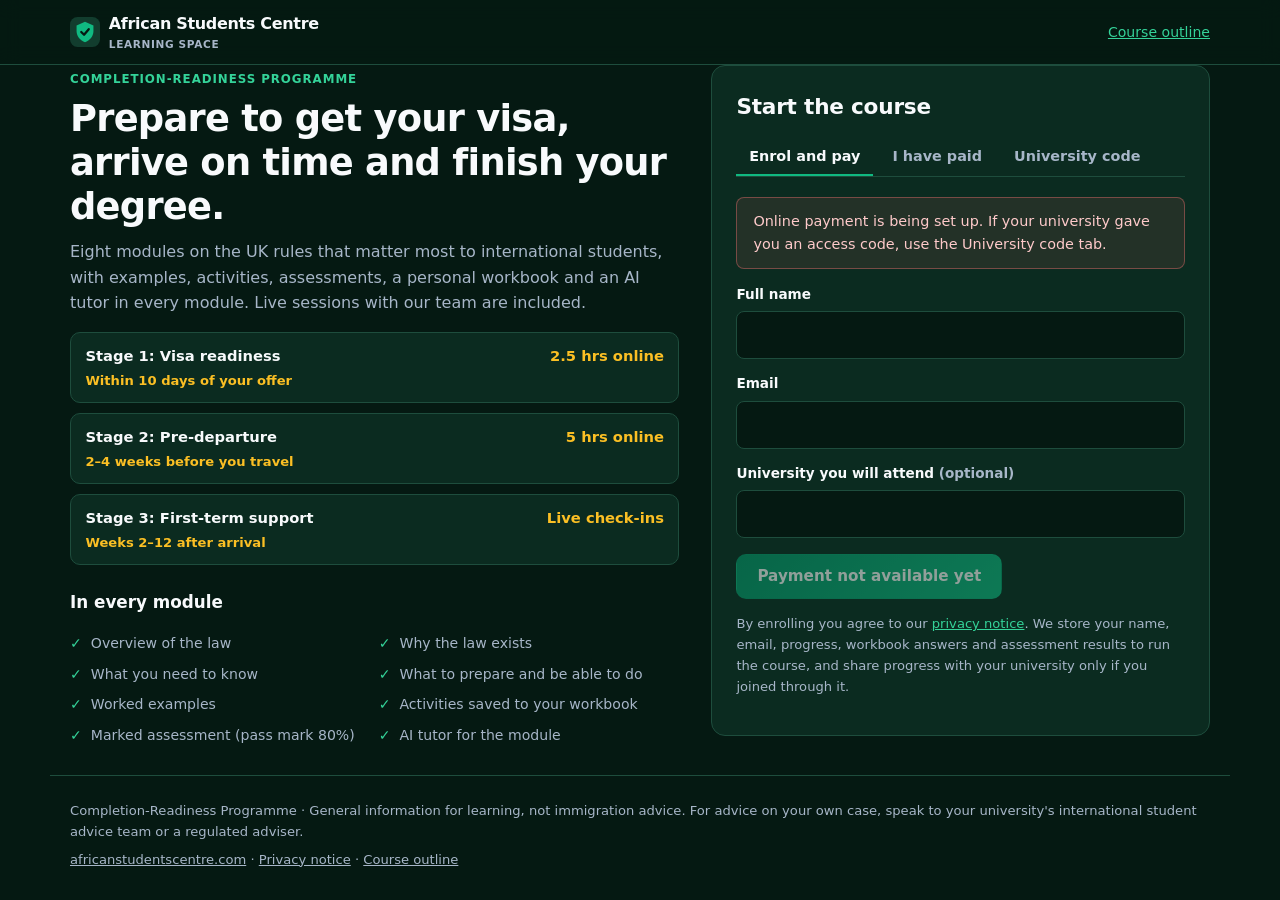
<file: docs/learn/index.html>
<!DOCTYPE html>
<html lang="en-GB">
<head>
<meta charset="utf-8">
<meta name="viewport" content="width=device-width, initial-scale=1">
<title>Learning space | Completion-Readiness Programme | African Students Centre</title>
<meta name="description" content="Course space for the African Students Centre Completion-Readiness Programme.">
<meta name="robots" content="noindex">
<link rel="icon" href="data:image/svg+xml,%3Csvg xmlns='http://www.w3.org/2000/svg' viewBox='0 0 32 32'%3E%3Crect width='32' height='32' rx='8' fill='%23051912'/%3E%3Cpath d='M16 5l9 4v6c0 6-4 10-9 12-5-2-9-6-9-12V9z' fill='%2310b981'/%3E%3C/svg%3E">
<link rel="stylesheet" href="learn.css?v=2">
</head>
<body>
<a class="skip" href="#app">Skip to content</a>
<header class="top">
  <div class="wrap bar">
    <a class="logo" href="/" aria-label="African Students Centre home">
      <svg width="30" height="30" viewBox="0 0 32 32" aria-hidden="true"><rect width="32" height="32" rx="8" fill="#123d2e"/><path d="M16 5l9 4v6c0 6-4 10-9 12-5-2-9-6-9-12V9z" fill="#10b981"/><path d="M12 16l3 3 5-6" stroke="#051912" stroke-width="2.4" fill="none" stroke-linecap="round" stroke-linejoin="round"/></svg>
      <span>African Students Centre<small>Learning space</small></span>
    </a>
    <nav class="who" id="who" aria-label="Account"></nav>
  </div>
</header>
<main id="app" class="wrap" tabindex="-1"><p class="loading">Loading the course…</p></main>
<footer class="foot wrap">
  <p>Completion-Readiness Programme · General information for learning, not immigration advice. For advice on your own case, speak to your university's international student advice team or a regulated adviser.</p>
  <p><a href="/">africanstudentscentre.com</a> · <a href="/privacy.html">Privacy notice</a> · <a href="/training.html">Course outline</a></p>
</footer>
<div id="tutor" class="tutor" hidden aria-live="polite"></div>
<script src="config.js?v=2"></script>
<script src="learn.js?v=2"></script>
</body>
</html>
</file>
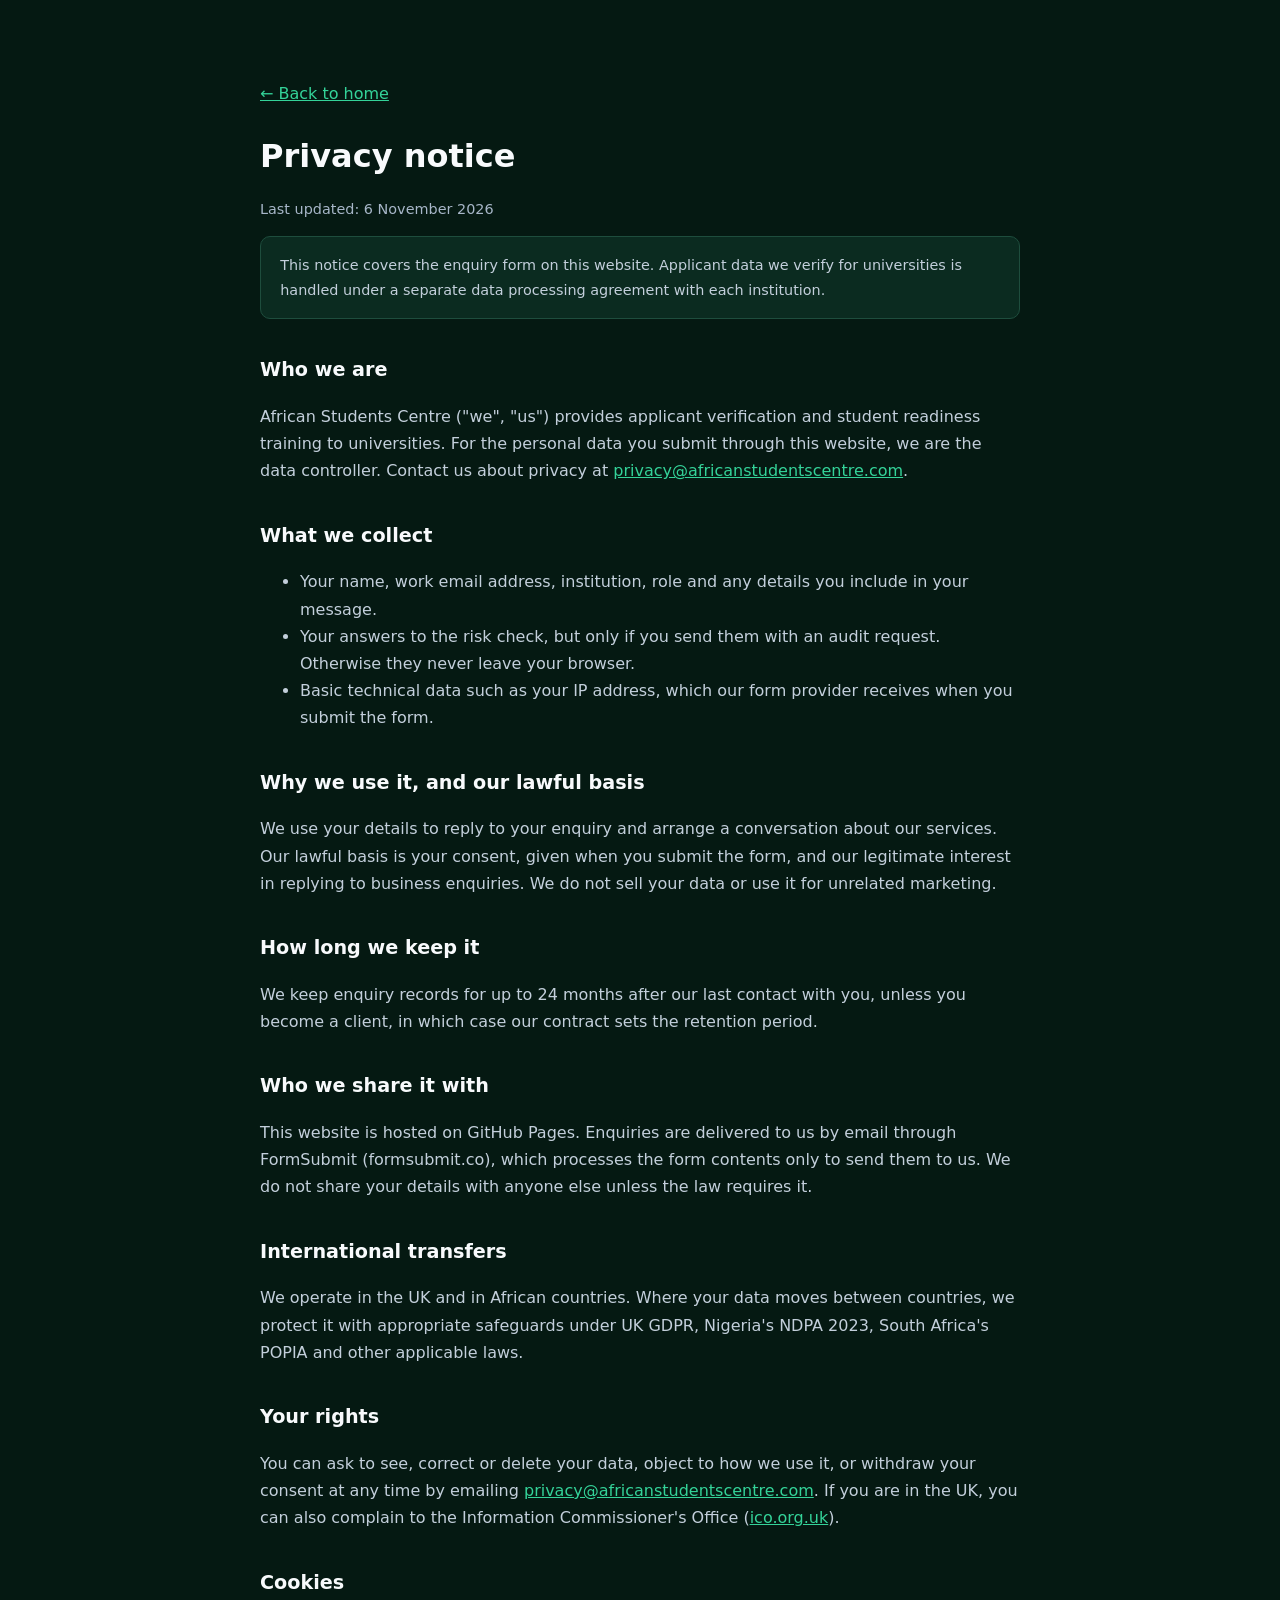
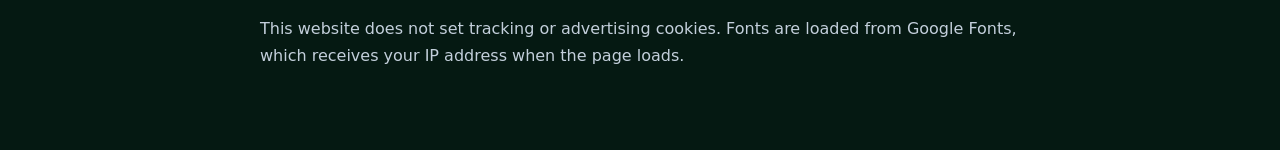
<file: docs/privacy.html>
<!DOCTYPE html>
<html lang="en-GB">
<head>
<meta charset="UTF-8">
<meta name="viewport" content="width=device-width, initial-scale=1">
<title>Privacy notice | African Students Centre</title>
<meta name="description" content="How African Students Centre handles personal data submitted through this website.">
<link rel="canonical" href="https://africanstudentscentre.com/privacy.html">
<style>
body{margin:0;background:#051912;color:#f8fafc;font-family:Inter,system-ui,-apple-system,"Segoe UI",sans-serif;line-height:1.7}
main{max-width:760px;margin:0 auto;padding:4rem 1.5rem}
a{color:#34d399}h1{font-size:2rem;margin-bottom:.3rem}h2{font-size:1.2rem;margin-top:2.2rem}
p,li{color:#c3cfdb}.meta{color:#a7b6c8;font-size:.9rem}
.note{background:#0b2b20;border:1px solid #1e4d3d;border-radius:10px;padding:1rem 1.2rem;font-size:.9rem}
</style>
</head>
<body>
<main>
  <p><a href="/">&larr; Back to home</a></p>
  <h1>Privacy notice</h1>
  <p class="meta">Last updated: 6 November 2026</p>

  <p class="note">This notice covers the enquiry form on this website. Applicant data we verify for universities is handled under a separate data processing agreement with each institution.</p>

  <h2>Who we are</h2>
  <p>African Students Centre ("we", "us") provides applicant verification and student readiness training to universities. For the personal data you submit through this website, we are the data controller. Contact us about privacy at <a href="mailto:privacy@africanstudentscentre.com">privacy@africanstudentscentre.com</a>.</p>

  <h2>What we collect</h2>
  <ul>
    <li>Your name, work email address, institution, role and any details you include in your message.</li>
    <li>Your answers to the risk check, but only if you send them with an audit request. Otherwise they never leave your browser.</li>
    <li>Basic technical data such as your IP address, which our form provider receives when you submit the form.</li>
  </ul>

  <h2>Why we use it, and our lawful basis</h2>
  <p>We use your details to reply to your enquiry and arrange a conversation about our services. Our lawful basis is your consent, given when you submit the form, and our legitimate interest in replying to business enquiries. We do not sell your data or use it for unrelated marketing.</p>

  <h2>How long we keep it</h2>
  <p>We keep enquiry records for up to 24 months after our last contact with you, unless you become a client, in which case our contract sets the retention period.</p>

  <h2>Who we share it with</h2>
  <p>This website is hosted on GitHub Pages. Enquiries are delivered to us by email through FormSubmit (formsubmit.co), which processes the form contents only to send them to us. We do not share your details with anyone else unless the law requires it.</p>

  <h2>International transfers</h2>
  <p>We operate in the UK and in African countries. Where your data moves between countries, we protect it with appropriate safeguards under UK GDPR, Nigeria's NDPA 2023, South Africa's POPIA and other applicable laws.</p>

  <h2>Your rights</h2>
  <p>You can ask to see, correct or delete your data, object to how we use it, or withdraw your consent at any time by emailing <a href="mailto:privacy@africanstudentscentre.com">privacy@africanstudentscentre.com</a>. If you are in the UK, you can also complain to the Information Commissioner's Office (<a href="https://ico.org.uk" rel="noopener">ico.org.uk</a>).</p>

  <h2>Cookies</h2>
  <p>This website does not set tracking or advertising cookies. Fonts are loaded from Google Fonts, which receives your IP address when the page loads.</p>
</main>
</body>
</html>
</file>
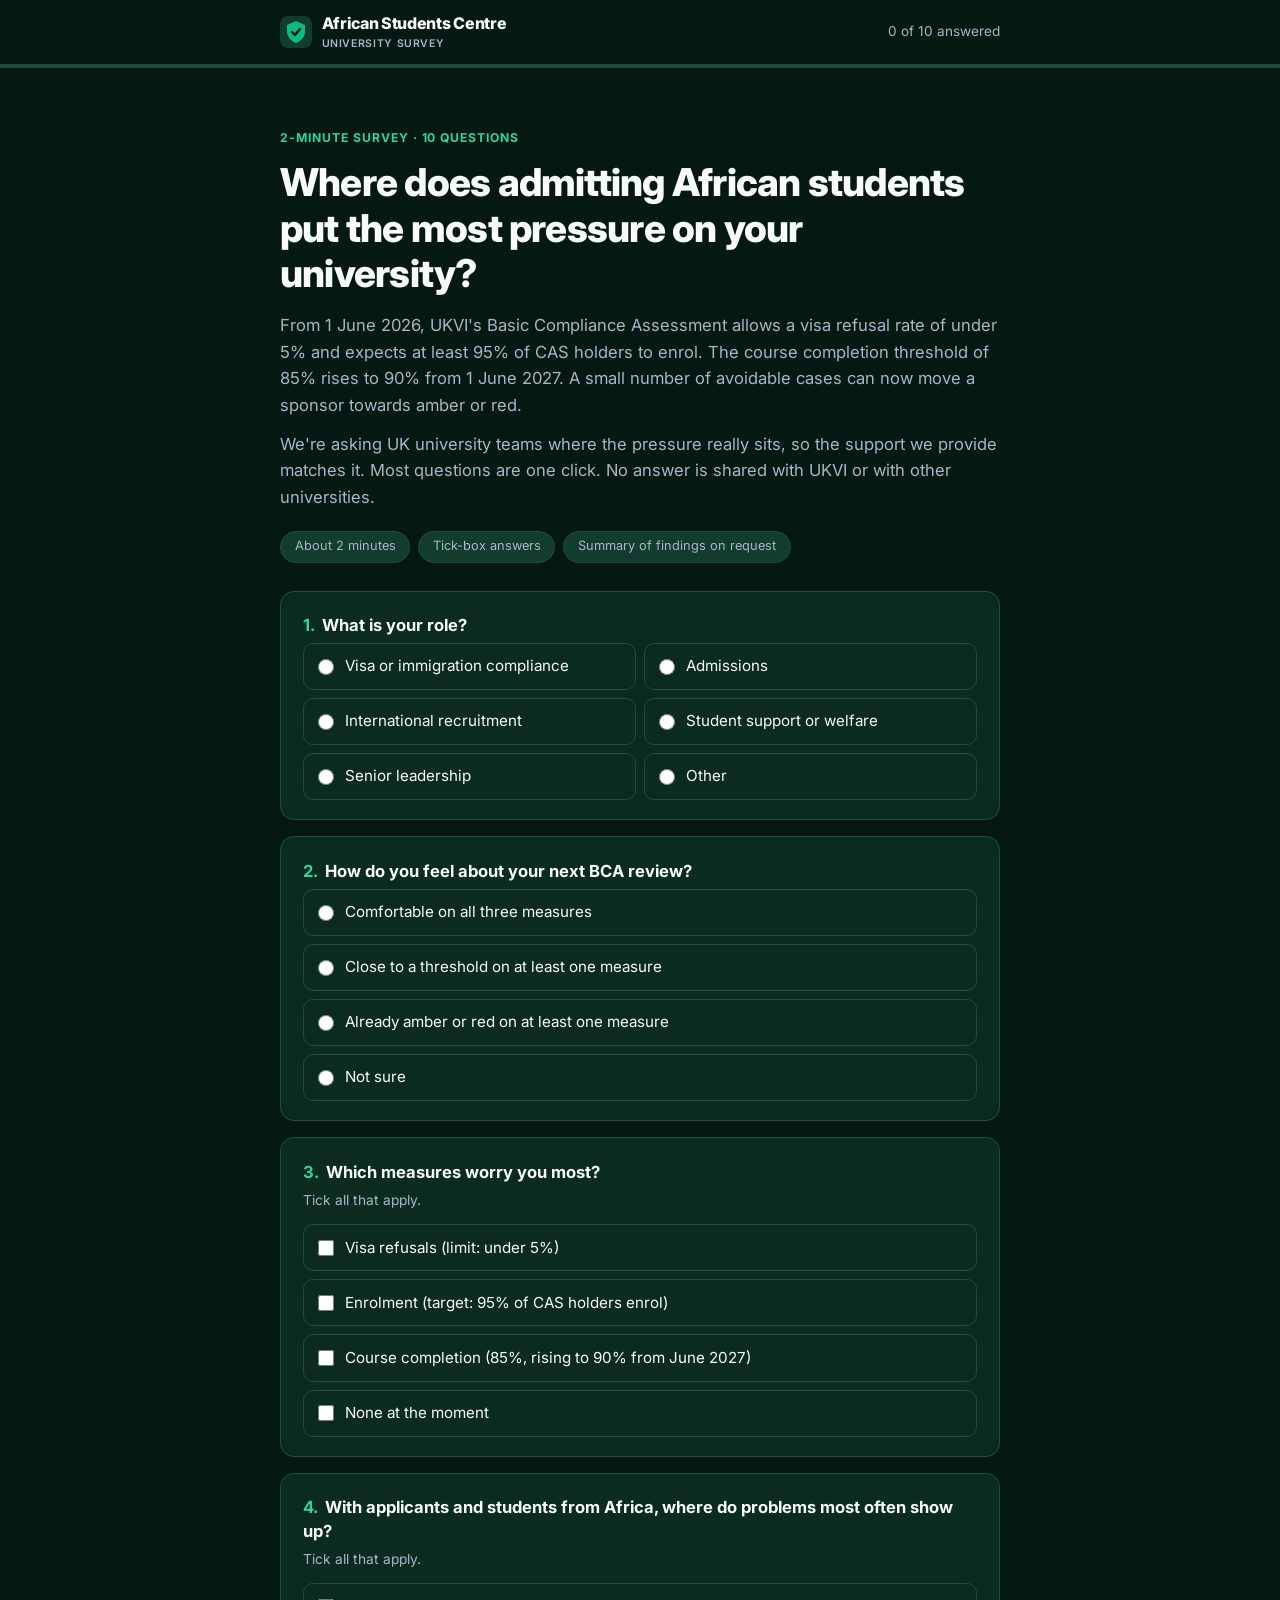
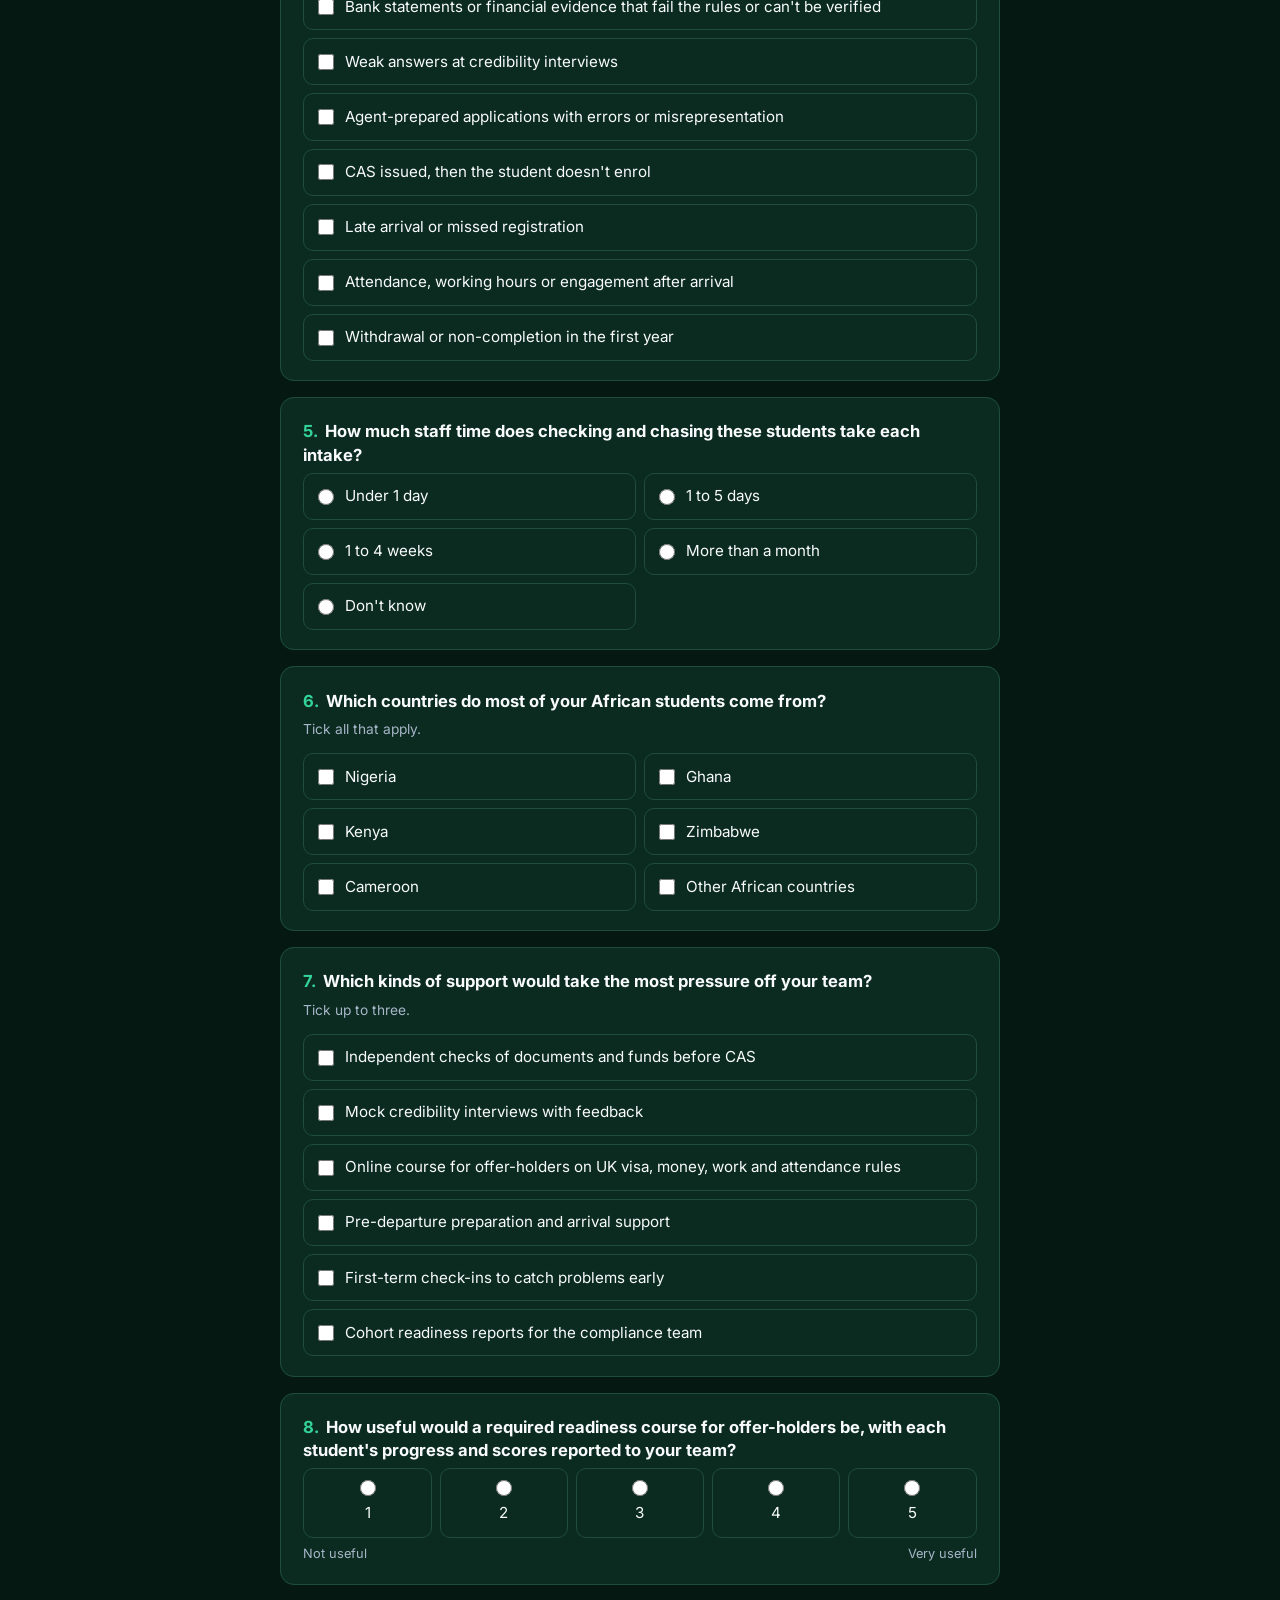
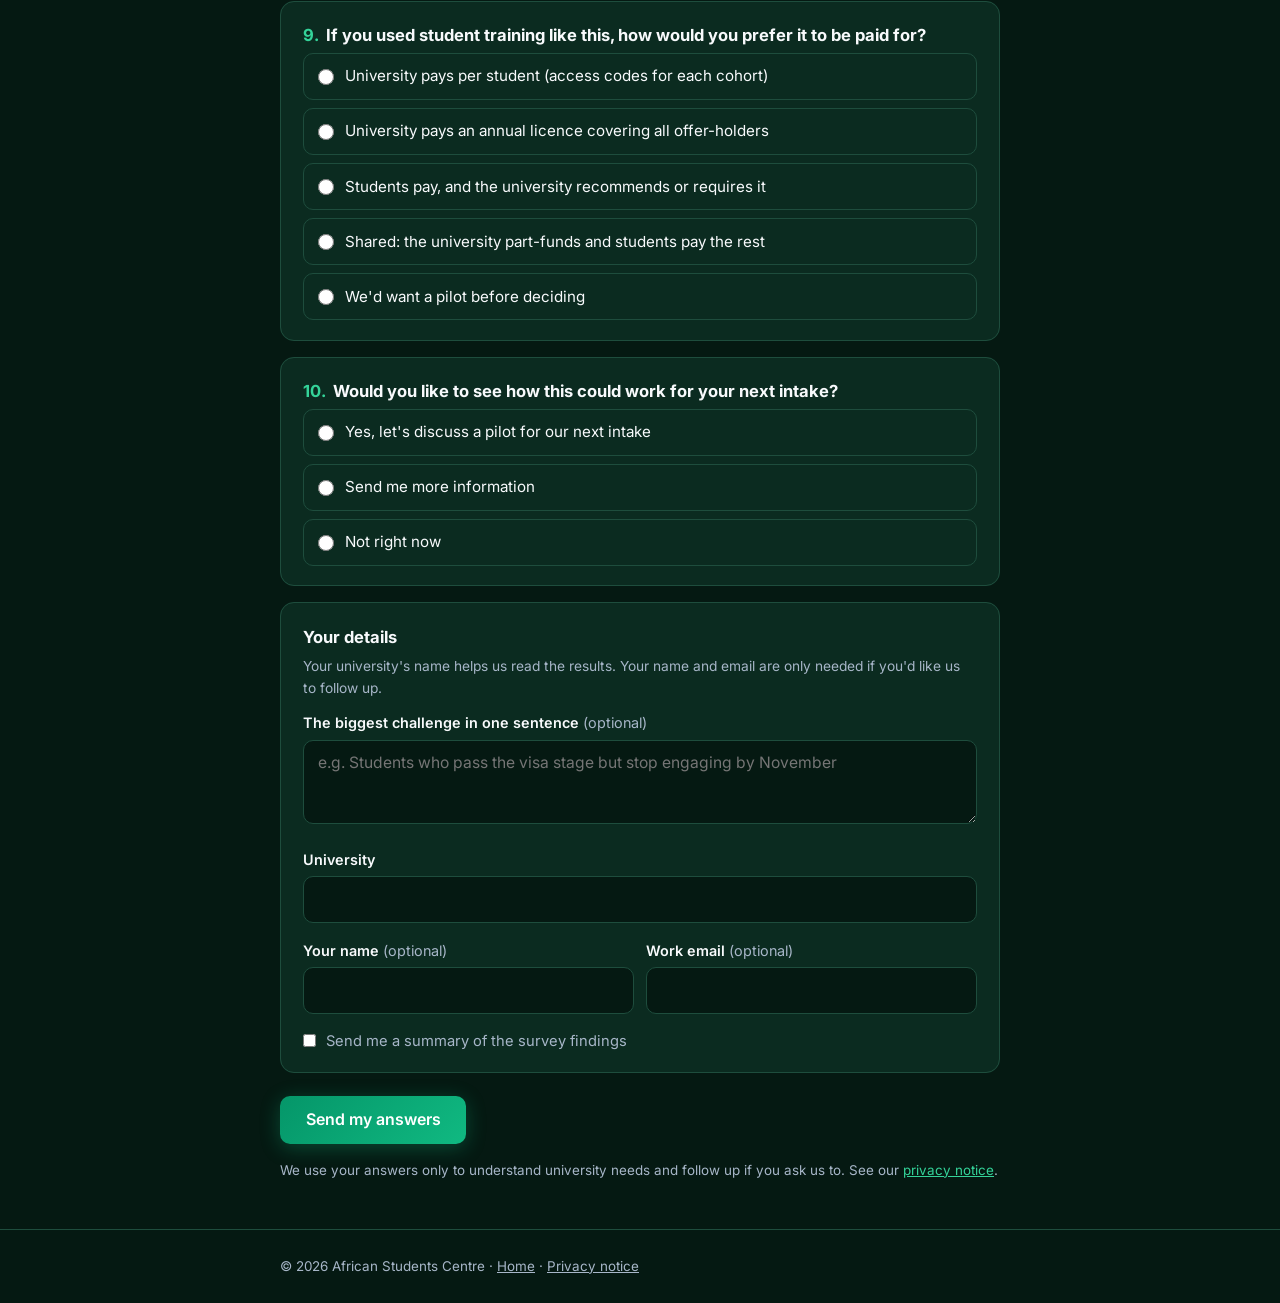
<file: docs/survey.html>
<!DOCTYPE html>
<html lang="en-GB">
<head>
<meta charset="utf-8">
<meta name="viewport" content="width=device-width, initial-scale=1">
<title>2-minute survey: African student compliance and completion | African Students Centre</title>
<meta name="description" content="A two-minute survey for UK university teams on where admitting African students creates the most compliance and completion pressure.">
<meta name="robots" content="noindex">
<link rel="icon" href="data:image/svg+xml,%3Csvg xmlns='http://www.w3.org/2000/svg' viewBox='0 0 32 32'%3E%3Crect width='32' height='32' rx='8' fill='%23051912'/%3E%3Cpath d='M16 5l9 4v6c0 6-4 10-9 12-5-2-9-6-9-12V9z' fill='%2310b981'/%3E%3C/svg%3E">
<link rel="preconnect" href="https://fonts.googleapis.com">
<link rel="preconnect" href="https://fonts.gstatic.com" crossorigin>
<link href="https://fonts.googleapis.com/css2?family=Inter:wght@400;500;600;700;800&display=swap" rel="stylesheet">
<style>
:root{
  --bg:#051912;--card:#0b2b20;--surface:#123d2e;--line:#1e4d3d;
  --green:#10b981;--neon:#34d399;--glow:rgba(16,185,129,.15);
  --text:#f8fafc;--muted:#a7b6c8;--red:#f87171;
  --font:Inter,system-ui,-apple-system,"Segoe UI",Roboto,sans-serif;
  --ease:.2s cubic-bezier(.4,0,.2,1);
}
*{box-sizing:border-box;margin:0;padding:0}
body{font-family:var(--font);background:var(--bg);color:var(--text);line-height:1.6;-webkit-font-smoothing:antialiased}
a{color:var(--neon)}
:focus-visible{outline:2px solid var(--neon);outline-offset:3px;border-radius:4px}
[hidden]{display:none!important}
.wrap{max-width:760px;margin:0 auto;padding:0 1.25rem}
header{position:sticky;top:0;background:rgba(5,25,18,.92);backdrop-filter:blur(12px);-webkit-backdrop-filter:blur(12px);border-bottom:1px solid var(--line);z-index:10}
.bar{display:flex;justify-content:space-between;align-items:center;height:64px;gap:1rem}
.logo{display:flex;align-items:center;gap:.6rem;color:var(--text);text-decoration:none;font-weight:800;letter-spacing:-.02em}
.logo small{display:block;font-size:.66rem;font-weight:600;letter-spacing:.06em;text-transform:uppercase;color:var(--muted)}
.count{font-size:.85rem;color:var(--muted);white-space:nowrap}
.progress{height:3px;background:var(--line)}
.progress span{display:block;height:100%;width:0;background:var(--green);transition:width var(--ease)}

.intro{padding:56px 0 28px}
.eyebrow{display:inline-block;font-size:.76rem;font-weight:700;letter-spacing:.08em;text-transform:uppercase;color:var(--neon);margin-bottom:.8rem}
h1{font-size:clamp(1.7rem,4.2vw,2.4rem);line-height:1.18;letter-spacing:-.02em;font-weight:800;margin-bottom:1rem}
.lead{color:var(--muted);font-size:1.04rem}
.lead + .lead{margin-top:.75rem}
.facts{display:flex;flex-wrap:wrap;gap:.5rem;margin-top:1.25rem}
.facts span{background:var(--surface);border:1px solid var(--line);border-radius:50px;padding:.3rem .85rem;font-size:.8rem;color:var(--muted)}

fieldset{border:1px solid var(--line);background:var(--card);border-radius:14px;padding:1.4rem 1.4rem 1.2rem;margin-bottom:1rem}
legend{float:left;width:100%;font-weight:700;font-size:1.04rem;line-height:1.4;margin-bottom:.35rem}
legend .n{color:var(--neon);margin-right:.4rem}
.hint{clear:both;color:var(--muted);font-size:.86rem;margin-bottom:.8rem}
.opts{clear:both;display:grid;gap:.5rem}
.opts.two{grid-template-columns:1fr 1fr}
.opt{display:flex;gap:.7rem;align-items:flex-start;padding:.65rem .85rem;border:1px solid var(--line);border-radius:10px;cursor:pointer;transition:var(--ease);font-size:.95rem}
.opt:hover{border-color:var(--green)}
.opt input{margin-top:.28rem;accent-color:var(--green);flex:none;width:16px;height:16px}
.opt:has(input:checked){border-color:var(--green);background:var(--surface)}
.scale{clear:both;display:grid;grid-template-columns:repeat(5,1fr);gap:.5rem}
.scale .opt{flex-direction:column;align-items:center;text-align:center;gap:.3rem;padding:.7rem .3rem}
.scale .opt input{margin:0}
.scale-ends{display:flex;justify-content:space-between;font-size:.8rem;color:var(--muted);margin-top:.4rem}
label.field{display:block;font-weight:600;font-size:.9rem;margin:.2rem 0 .35rem}
label.field .opt-tag{font-weight:400;color:var(--muted)}
input[type=text],input[type=email],textarea{width:100%;font:400 .98rem/1.4 var(--font);color:var(--text);background:var(--bg);border:1px solid var(--line);border-radius:10px;padding:.7rem .85rem;margin-bottom:.8rem}
input[type=text]:focus,input[type=email]:focus,textarea:focus{outline:none;border-color:var(--green);box-shadow:0 0 0 3px var(--glow)}
textarea{min-height:84px;resize:vertical}
.grid2{display:grid;grid-template-columns:1fr 1fr;gap:0 .8rem}
.check{display:flex;gap:.6rem;align-items:flex-start;font-size:.92rem;color:var(--muted);margin-top:.2rem}
.check input{margin-top:.3rem;accent-color:var(--green)}
.err{clear:both;color:var(--red);font-size:.86rem;margin-top:.6rem}
fieldset.invalid{border-color:var(--red)}
.btn{display:inline-flex;align-items:center;justify-content:center;padding:.9rem 1.6rem;border-radius:10px;font:600 1rem/1.2 var(--font);cursor:pointer;border:0;background:linear-gradient(135deg,#059669,#10b981);color:#fff;box-shadow:0 4px 20px rgba(16,185,129,.3);transition:var(--ease)}
.btn:hover{transform:translateY(-2px)}
.btn[disabled]{opacity:.6;cursor:wait;transform:none}
.submit{display:flex;flex-wrap:wrap;gap:1rem;align-items:center;margin:1.4rem 0 .8rem}
.small{font-size:.84rem;color:var(--muted)}
.form-error{background:rgba(248,113,113,.1);border:1px solid var(--red);color:var(--text);border-radius:10px;padding:.8rem 1rem;margin-top:1rem}
.honey{position:absolute;left:-9999px}
.done{text-align:center;padding:64px 0}
.done .tick{width:64px;height:64px;border-radius:50%;background:var(--surface);border:1px solid var(--green);display:grid;place-items:center;margin:0 auto 1.4rem;color:var(--neon);font-size:1.8rem}
.done p{color:var(--muted);max-width:560px;margin:0 auto .8rem}
footer{border-top:1px solid var(--line);margin-top:48px;padding:1.6rem 0;color:var(--muted);font-size:.84rem}
footer a{color:var(--muted)}
@media (max-width:620px){
  .opts.two,.grid2{grid-template-columns:1fr}
  .scale{gap:.3rem}
  .scale .opt{font-size:.78rem}
  fieldset{padding:1.1rem 1rem 1rem}
  .count{display:none}
}
</style>
</head>
<body>
<header>
  <div class="wrap bar">
    <a class="logo" href="/" aria-label="African Students Centre home">
      <svg width="32" height="32" viewBox="0 0 32 32" aria-hidden="true"><rect width="32" height="32" rx="8" fill="#123d2e"/><path d="M16 5l9 4v6c0 6-4 10-9 12-5-2-9-6-9-12V9z" fill="#10b981"/><path d="M12 16l3 3 5-6" stroke="#051912" stroke-width="2.4" fill="none" stroke-linecap="round" stroke-linejoin="round"/></svg>
      <span>African Students Centre<small>University survey</small></span>
    </a>
    <span class="count" id="count" aria-live="polite">0 of 10 answered</span>
  </div>
  <div class="progress" aria-hidden="true"><span id="progress"></span></div>
</header>

<main class="wrap" id="main">
  <section class="intro">
    <span class="eyebrow">2-minute survey · 10 questions</span>
    <h1>Where does admitting African students put the most pressure on your university?</h1>
    <p class="lead">From 1 June 2026, UKVI's Basic Compliance Assessment allows a visa refusal rate of under 5% and expects at least 95% of CAS holders to enrol. The course completion threshold of 85% rises to 90% from 1 June 2027. A small number of avoidable cases can now move a sponsor towards amber or red.</p>
    <p class="lead">We're asking UK university teams where the pressure really sits, so the support we provide matches it. Most questions are one click. No answer is shared with UKVI or with other universities.</p>
    <div class="facts"><span>About 2 minutes</span><span>Tick-box answers</span><span>Summary of findings on request</span></div>
  </section>

  <form id="survey" action="https://formsubmit.co/3ea7073fef8e24e8899c5cc600bb72a7" method="post" novalidate>
    <input type="hidden" name="_subject" value="University survey response: africanstudentscentre.com">
    <input type="hidden" name="_template" value="table">
    <input type="hidden" name="_captcha" value="false">
    <input type="hidden" name="_next" value="https://africanstudentscentre.com/thank-you.html">
    <div class="honey" aria-hidden="true"><input type="text" name="_honey" tabindex="-1" autocomplete="off"></div>

    <fieldset data-q="role" data-required>
      <legend><span class="n">1.</span>What is your role?</legend>
      <div class="opts two">
        <label class="opt"><input type="radio" name="1. Role" value="Visa or immigration compliance">Visa or immigration compliance</label>
        <label class="opt"><input type="radio" name="1. Role" value="Admissions">Admissions</label>
        <label class="opt"><input type="radio" name="1. Role" value="International recruitment">International recruitment</label>
        <label class="opt"><input type="radio" name="1. Role" value="Student support or welfare">Student support or welfare</label>
        <label class="opt"><input type="radio" name="1. Role" value="Senior leadership">Senior leadership</label>
        <label class="opt"><input type="radio" name="1. Role" value="Other">Other</label>
      </div>
    </fieldset>

    <fieldset data-q="bca" data-required>
      <legend><span class="n">2.</span>How do you feel about your next BCA review?</legend>
      <div class="opts">
        <label class="opt"><input type="radio" name="2. BCA position" value="Comfortable on all three measures">Comfortable on all three measures</label>
        <label class="opt"><input type="radio" name="2. BCA position" value="Close to a threshold on at least one measure">Close to a threshold on at least one measure</label>
        <label class="opt"><input type="radio" name="2. BCA position" value="Already amber or red on at least one measure">Already amber or red on at least one measure</label>
        <label class="opt"><input type="radio" name="2. BCA position" value="Not sure">Not sure</label>
      </div>
    </fieldset>

    <fieldset data-q="measures" data-required>
      <legend><span class="n">3.</span>Which measures worry you most?</legend>
      <p class="hint">Tick all that apply.</p>
      <div class="opts">
        <label class="opt"><input type="checkbox" name="3. Measures of concern" value="Visa refusals (limit under 5%)">Visa refusals (limit: under 5%)</label>
        <label class="opt"><input type="checkbox" name="3. Measures of concern" value="Enrolment (95% of CAS holders)">Enrolment (target: 95% of CAS holders enrol)</label>
        <label class="opt"><input type="checkbox" name="3. Measures of concern" value="Course completion (85%, rising to 90% from June 2027)">Course completion (85%, rising to 90% from June 2027)</label>
        <label class="opt"><input type="checkbox" name="3. Measures of concern" value="None at the moment" data-exclusive>None at the moment</label>
      </div>
    </fieldset>

    <fieldset data-q="pains" data-required>
      <legend><span class="n">4.</span>With applicants and students from Africa, where do problems most often show up?</legend>
      <p class="hint">Tick all that apply.</p>
      <div class="opts">
        <label class="opt"><input type="checkbox" name="4. Where problems show up" value="Bank statements or financial evidence that fail the rules or can't be verified">Bank statements or financial evidence that fail the rules or can't be verified</label>
        <label class="opt"><input type="checkbox" name="4. Where problems show up" value="Weak answers at credibility interviews">Weak answers at credibility interviews</label>
        <label class="opt"><input type="checkbox" name="4. Where problems show up" value="Agent-prepared applications with errors or misrepresentation">Agent-prepared applications with errors or misrepresentation</label>
        <label class="opt"><input type="checkbox" name="4. Where problems show up" value="CAS issued, then the student doesn't enrol">CAS issued, then the student doesn't enrol</label>
        <label class="opt"><input type="checkbox" name="4. Where problems show up" value="Late arrival or missed registration">Late arrival or missed registration</label>
        <label class="opt"><input type="checkbox" name="4. Where problems show up" value="Attendance, working hours or engagement after arrival">Attendance, working hours or engagement after arrival</label>
        <label class="opt"><input type="checkbox" name="4. Where problems show up" value="Withdrawal or non-completion in the first year">Withdrawal or non-completion in the first year</label>
      </div>
    </fieldset>

    <fieldset data-q="time" data-required>
      <legend><span class="n">5.</span>How much staff time does checking and chasing these students take each intake?</legend>
      <div class="opts two">
        <label class="opt"><input type="radio" name="5. Staff time per intake" value="Under 1 day">Under 1 day</label>
        <label class="opt"><input type="radio" name="5. Staff time per intake" value="1 to 5 days">1 to 5 days</label>
        <label class="opt"><input type="radio" name="5. Staff time per intake" value="1 to 4 weeks">1 to 4 weeks</label>
        <label class="opt"><input type="radio" name="5. Staff time per intake" value="More than a month">More than a month</label>
        <label class="opt"><input type="radio" name="5. Staff time per intake" value="Don't know">Don't know</label>
      </div>
    </fieldset>

    <fieldset data-q="countries" data-required>
      <legend><span class="n">6.</span>Which countries do most of your African students come from?</legend>
      <p class="hint">Tick all that apply.</p>
      <div class="opts two">
        <label class="opt"><input type="checkbox" name="6. Source countries" value="Nigeria">Nigeria</label>
        <label class="opt"><input type="checkbox" name="6. Source countries" value="Ghana">Ghana</label>
        <label class="opt"><input type="checkbox" name="6. Source countries" value="Kenya">Kenya</label>
        <label class="opt"><input type="checkbox" name="6. Source countries" value="Zimbabwe">Zimbabwe</label>
        <label class="opt"><input type="checkbox" name="6. Source countries" value="Cameroon">Cameroon</label>
        <label class="opt"><input type="checkbox" name="6. Source countries" value="Other African countries">Other African countries</label>
      </div>
    </fieldset>

    <fieldset data-q="help" data-required>
      <legend><span class="n">7.</span>Which kinds of support would take the most pressure off your team?</legend>
      <p class="hint">Tick up to three.</p>
      <div class="opts" data-max="3">
        <label class="opt"><input type="checkbox" name="7. Most useful support" value="Independent checks of documents and funds before CAS">Independent checks of documents and funds before CAS</label>
        <label class="opt"><input type="checkbox" name="7. Most useful support" value="Mock credibility interviews with feedback">Mock credibility interviews with feedback</label>
        <label class="opt"><input type="checkbox" name="7. Most useful support" value="Online course for offer-holders on UK visa, money, work and attendance rules">Online course for offer-holders on UK visa, money, work and attendance rules</label>
        <label class="opt"><input type="checkbox" name="7. Most useful support" value="Pre-departure preparation and arrival support">Pre-departure preparation and arrival support</label>
        <label class="opt"><input type="checkbox" name="7. Most useful support" value="First-term check-ins to catch problems early">First-term check-ins to catch problems early</label>
        <label class="opt"><input type="checkbox" name="7. Most useful support" value="Cohort readiness reports for the compliance team">Cohort readiness reports for the compliance team</label>
      </div>
    </fieldset>

    <fieldset data-q="value" data-required>
      <legend><span class="n">8.</span>How useful would a required readiness course for offer-holders be, with each student's progress and scores reported to your team?</legend>
      <div class="scale">
        <label class="opt"><input type="radio" name="8. Usefulness of readiness course (1-5)" value="1">1</label>
        <label class="opt"><input type="radio" name="8. Usefulness of readiness course (1-5)" value="2">2</label>
        <label class="opt"><input type="radio" name="8. Usefulness of readiness course (1-5)" value="3">3</label>
        <label class="opt"><input type="radio" name="8. Usefulness of readiness course (1-5)" value="4">4</label>
        <label class="opt"><input type="radio" name="8. Usefulness of readiness course (1-5)" value="5">5</label>
      </div>
      <div class="scale-ends"><span>Not useful</span><span>Very useful</span></div>
    </fieldset>

    <fieldset data-q="pay" data-required>
      <legend><span class="n">9.</span>If you used student training like this, how would you prefer it to be paid for?</legend>
      <div class="opts">
        <label class="opt"><input type="radio" name="9. Preferred payment model" value="University pays per student (access codes for each cohort)">University pays per student (access codes for each cohort)</label>
        <label class="opt"><input type="radio" name="9. Preferred payment model" value="University pays an annual licence covering all offer-holders">University pays an annual licence covering all offer-holders</label>
        <label class="opt"><input type="radio" name="9. Preferred payment model" value="Students pay, and the university recommends or requires it">Students pay, and the university recommends or requires it</label>
        <label class="opt"><input type="radio" name="9. Preferred payment model" value="Shared: the university part-funds and students pay the rest">Shared: the university part-funds and students pay the rest</label>
        <label class="opt"><input type="radio" name="9. Preferred payment model" value="We'd want a pilot before deciding">We'd want a pilot before deciding</label>
      </div>
    </fieldset>

    <fieldset data-q="next" data-required>
      <legend><span class="n">10.</span>Would you like to see how this could work for your next intake?</legend>
      <div class="opts">
        <label class="opt"><input type="radio" name="10. Next step" value="Yes: discuss a pilot for our next intake">Yes, let's discuss a pilot for our next intake</label>
        <label class="opt"><input type="radio" name="10. Next step" value="Send me more information">Send me more information</label>
        <label class="opt"><input type="radio" name="10. Next step" value="Not right now">Not right now</label>
      </div>
    </fieldset>

    <fieldset data-q="contact">
      <legend>Your details</legend>
      <p class="hint" id="contactHint">Your university's name helps us read the results. Your name and email are only needed if you'd like us to follow up.</p>
      <label class="field" for="challenge">The biggest challenge in one sentence <span class="opt-tag">(optional)</span></label>
      <textarea id="challenge" name="Biggest challenge" maxlength="600" placeholder="e.g. Students who pass the visa stage but stop engaging by November"></textarea>
      <label class="field" for="uni">University</label>
      <input type="text" id="uni" name="University" maxlength="120" autocomplete="organization" required>
      <div class="grid2">
        <div>
          <label class="field" for="name">Your name <span class="opt-tag" id="nameTag">(optional)</span></label>
          <input type="text" id="name" name="Name" maxlength="100" autocomplete="name">
        </div>
        <div>
          <label class="field" for="email">Work email <span class="opt-tag" id="emailTag">(optional)</span></label>
          <input type="email" id="email" name="email" maxlength="160" autocomplete="email">
        </div>
      </div>
      <label class="check"><input type="checkbox" name="Wants summary of findings" value="Yes">Send me a summary of the survey findings</label>
      <p class="err" id="contactErr" hidden></p>
    </fieldset>

    <div class="submit">
      <button class="btn" type="submit" id="send">Send my answers</button>
      <span class="small">We use your answers only to understand university needs and follow up if you ask us to. See our <a href="/privacy.html">privacy notice</a>.</span>
    </div>
    <div class="form-error" id="formError" role="alert" hidden></div>
  </form>

  <section class="done" id="done" tabindex="-1" hidden>
    <div class="tick" aria-hidden="true">✓</div>
    <h1>Thank you</h1>
    <p>Your answers have been sent. If you asked us to follow up, we'll be in touch within two working days.</p>
    <p>Meanwhile, you can see the <a href="/training.html">student training curriculum</a> or <a href="/">how pre-CAS verification works</a>.</p>
  </section>
</main>

<footer>
  <div class="wrap">&copy; 2026 African Students Centre · <a href="/">Home</a> · <a href="/privacy.html">Privacy notice</a></div>
</footer>

<script>
(function(){
  var form = document.getElementById('survey');
  var sets = [].slice.call(form.querySelectorAll('fieldset[data-required]'));
  var total = sets.length;

  function answered(fs){ return !!fs.querySelector('input:checked'); }
  function wantsFollowUp(){
    var n = form.querySelector('input[name="10. Next step"]:checked');
    var s = form.querySelector('input[name="Wants summary of findings"]');
    return (n && n.value !== 'Not right now') || s.checked;
  }
  function update(){
    var done = sets.filter(answered).length;
    document.getElementById('count').textContent = done + ' of ' + total + ' answered';
    document.getElementById('progress').style.width = (done / total * 100) + '%';
    var need = wantsFollowUp();
    document.getElementById('email').required = need;
    document.getElementById('emailTag').textContent = need ? '(needed to follow up)' : '(optional)';
    document.getElementById('contactHint').textContent = need
      ? 'Leave your work email so we can follow up. Your university\'s name helps us read the results.'
      : 'Your university\'s name helps us read the results. Your name and email are only needed if you\'d like us to follow up.';
  }

  form.addEventListener('change', function(e){
    var t = e.target;
    if (t.type === 'checkbox' && t.checked) {
      var group = t.closest('.opts');
      if (group) {
        // "None at the moment" clears the others, and the others clear it
        var boxes = [].slice.call(group.querySelectorAll('input[type=checkbox]'));
        if (t.hasAttribute('data-exclusive')) boxes.forEach(function(b){ if (b !== t) b.checked = false; });
        else boxes.forEach(function(b){ if (b.hasAttribute('data-exclusive')) b.checked = false; });
        var max = Number(group.getAttribute('data-max'));
        if (max && boxes.filter(function(b){ return b.checked; }).length > max) {
          t.checked = false;
          showErr(t.closest('fieldset'), 'Please choose up to ' + max + '.');
          return;
        }
      }
    }
    var fs = t.closest('fieldset');
    if (fs) { fs.classList.remove('invalid'); var m = fs.querySelector('.err.q'); if (m) m.remove(); }
    update();
  });

  function showErr(fs, text){
    fs.classList.add('invalid');
    var m = fs.querySelector('.err.q');
    if (!m) { m = document.createElement('p'); m.className = 'err q'; fs.appendChild(m); }
    m.textContent = text;
  }

  form.addEventListener('submit', function(e){
    e.preventDefault();
    var formErr = document.getElementById('formError'); formErr.hidden = true;
    var first = null;
    sets.forEach(function(fs){ if (!answered(fs)) { showErr(fs, 'Please choose an answer.'); first = first || fs; } });
    var cErr = document.getElementById('contactErr'), uni = document.getElementById('uni'), email = document.getElementById('email');
    cErr.hidden = true;
    var contactFs = uni.closest('fieldset'); contactFs.classList.remove('invalid');
    if (!uni.value.trim()) { cErr.textContent = 'Please add your university.'; cErr.hidden = false; contactFs.classList.add('invalid'); first = first || contactFs; }
    else if (email.required && !email.value.trim()) { cErr.textContent = 'Please add your work email so we can follow up.'; cErr.hidden = false; contactFs.classList.add('invalid'); first = first || contactFs; }
    else if (email.value && !email.checkValidity()) { cErr.textContent = 'Please check your email address.'; cErr.hidden = false; contactFs.classList.add('invalid'); first = first || contactFs; }
    if (first) { first.scrollIntoView({behavior:'smooth', block:'center'}); return; }

    // Join multi-select answers into one line each so the email table stays readable
    var data = new FormData(form), out = new FormData();
    data.forEach(function(v, k){ out.has(k) ? out.set(k, out.get(k) + '; ' + v) : out.append(k, v); });

    var btn = document.getElementById('send');
    btn.disabled = true; btn.textContent = 'Sending…';
    fetch(form.action.replace('formsubmit.co/', 'formsubmit.co/ajax/'), {method:'POST', body:out, headers:{'Accept':'application/json'}})
      .then(function(r){ return r.json().then(function(j){ if (!r.ok || String(j.success) !== 'true') throw new Error(j.message || ''); }); })
      .then(function(){
        form.hidden = true;
        document.querySelector('.intro').hidden = true;
        document.getElementById('progress').style.width = '100%';
        var d = document.getElementById('done'); d.hidden = false; d.focus(); window.scrollTo(0, 0);
      })
      .catch(function(){
        formErr.textContent = 'We could not send your answers. Please try again in a moment, or use the contact form on our home page.';
        formErr.hidden = false;
        btn.disabled = false; btn.textContent = 'Send my answers';
      });
  });

  update();
})();
</script>
</body>
</html>
</file>
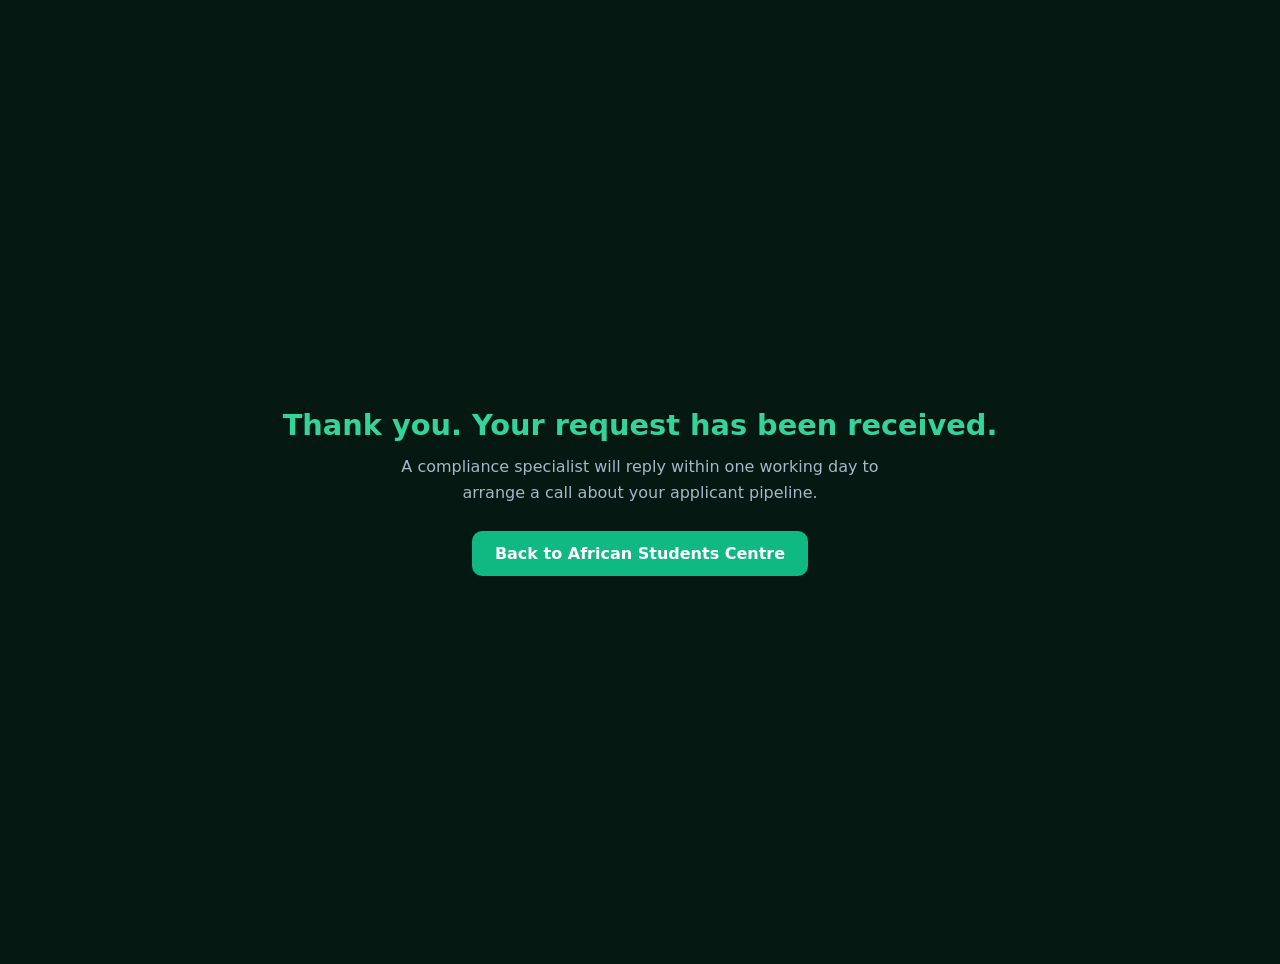
<file: docs/thank-you.html>
<!DOCTYPE html>
<html lang="en-GB">
<head>
<meta charset="UTF-8">
<meta name="viewport" content="width=device-width, initial-scale=1">
<meta name="robots" content="noindex">
<title>Request received | African Students Centre</title>
<style>
body{margin:0;min-height:100vh;display:grid;place-items:center;background:#051912;color:#f8fafc;font-family:Inter,system-ui,sans-serif;text-align:center;padding:2rem}
h1{color:#34d399;font-size:1.8rem;margin-bottom:.8rem}p{color:#a7b6c8;max-width:520px;margin:0 auto 1.6rem;line-height:1.6}
a{display:inline-block;background:#10b981;color:#fff;padding:.8rem 1.4rem;border-radius:10px;text-decoration:none;font-weight:600}
</style>
</head>
<body>
<main>
  <h1>Thank you. Your request has been received.</h1>
  <p>A compliance specialist will reply within one working day to arrange a call about your applicant pipeline.</p>
  <a href="/">Back to African Students Centre</a>
</main>
</body>
</html>
</file>
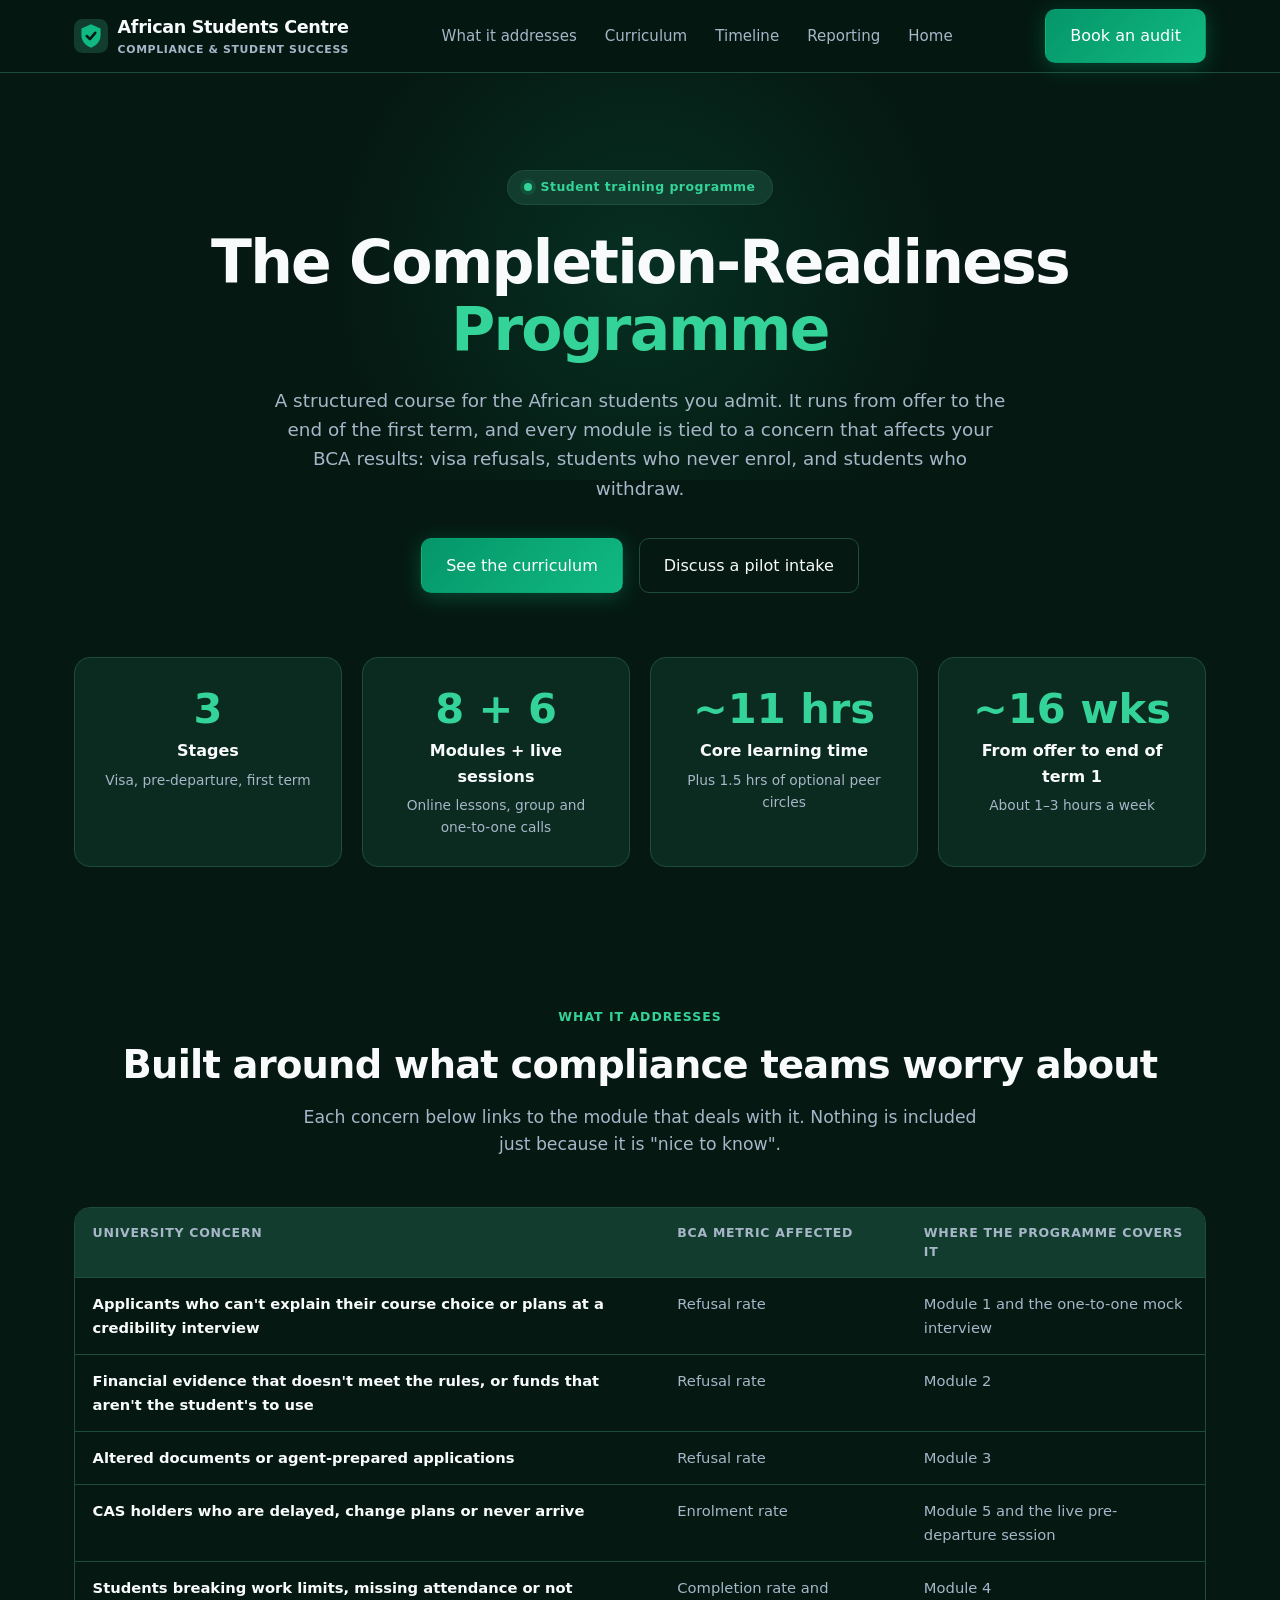
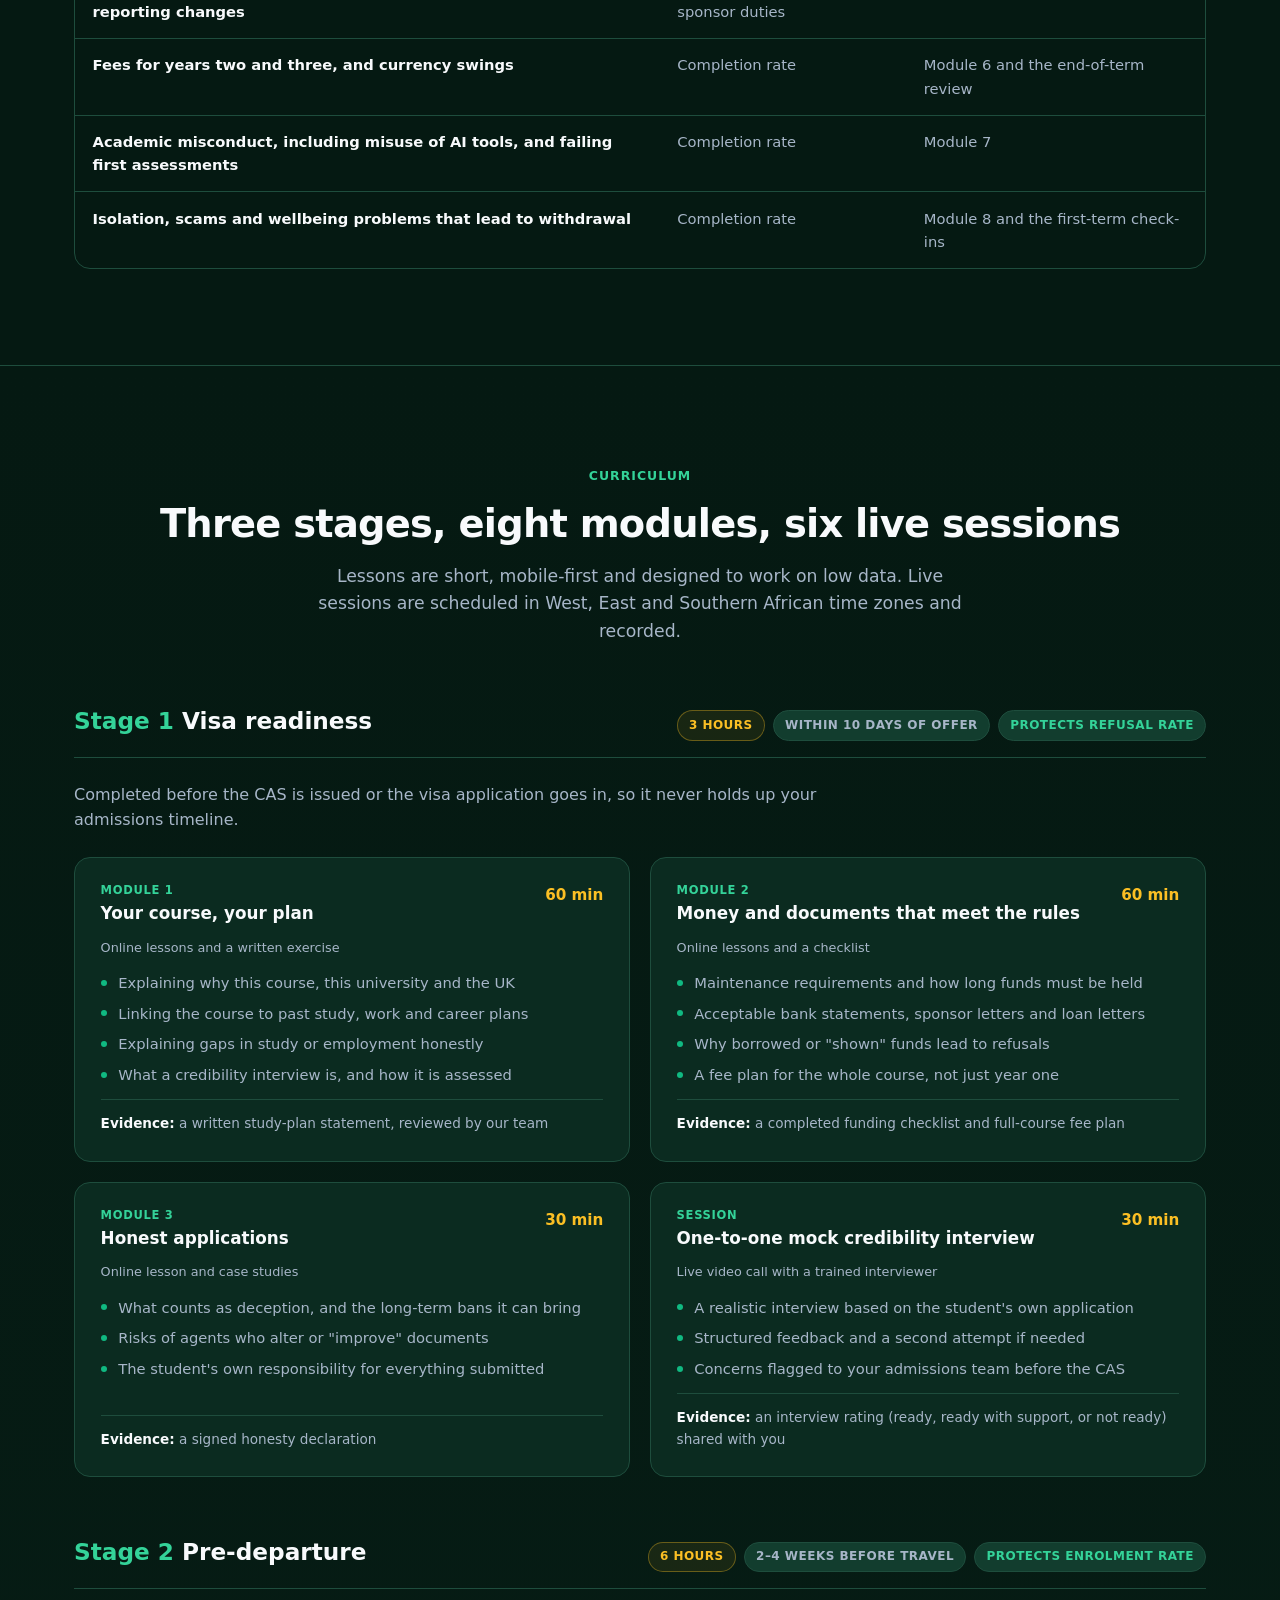
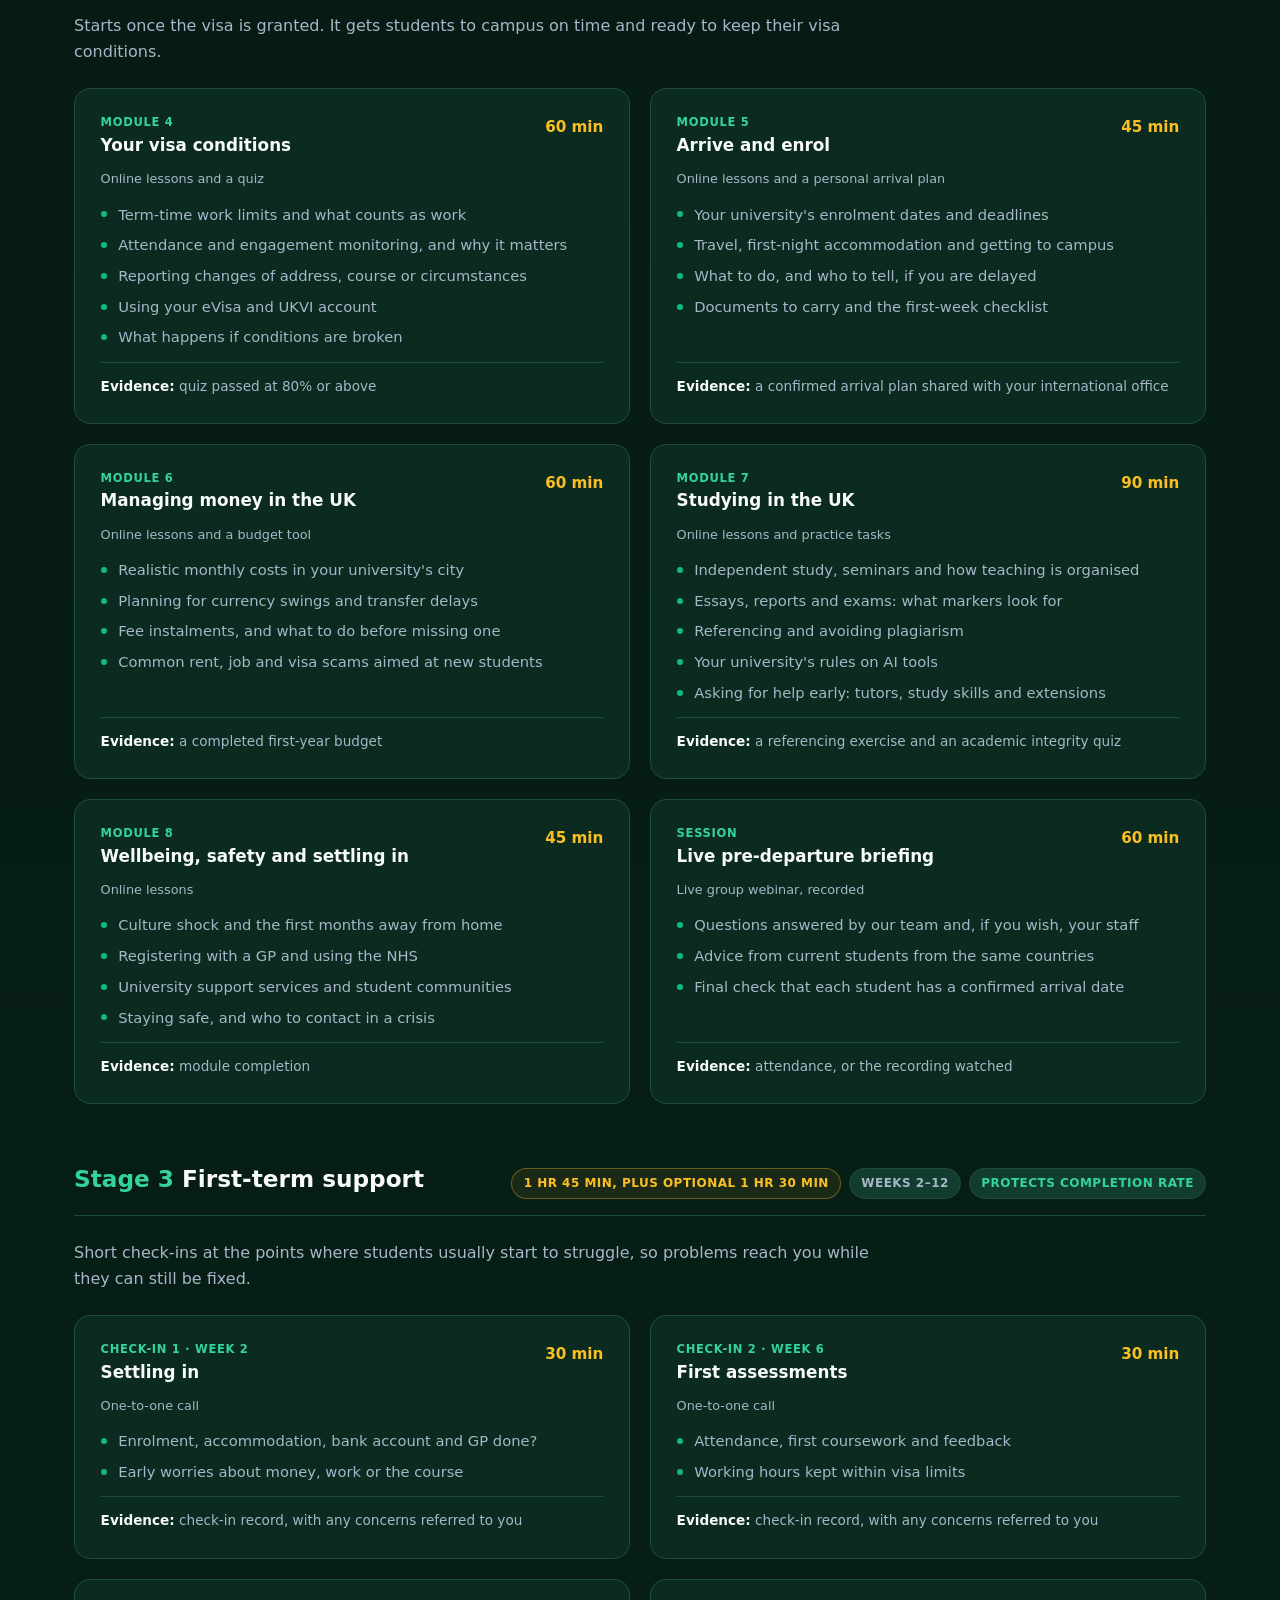
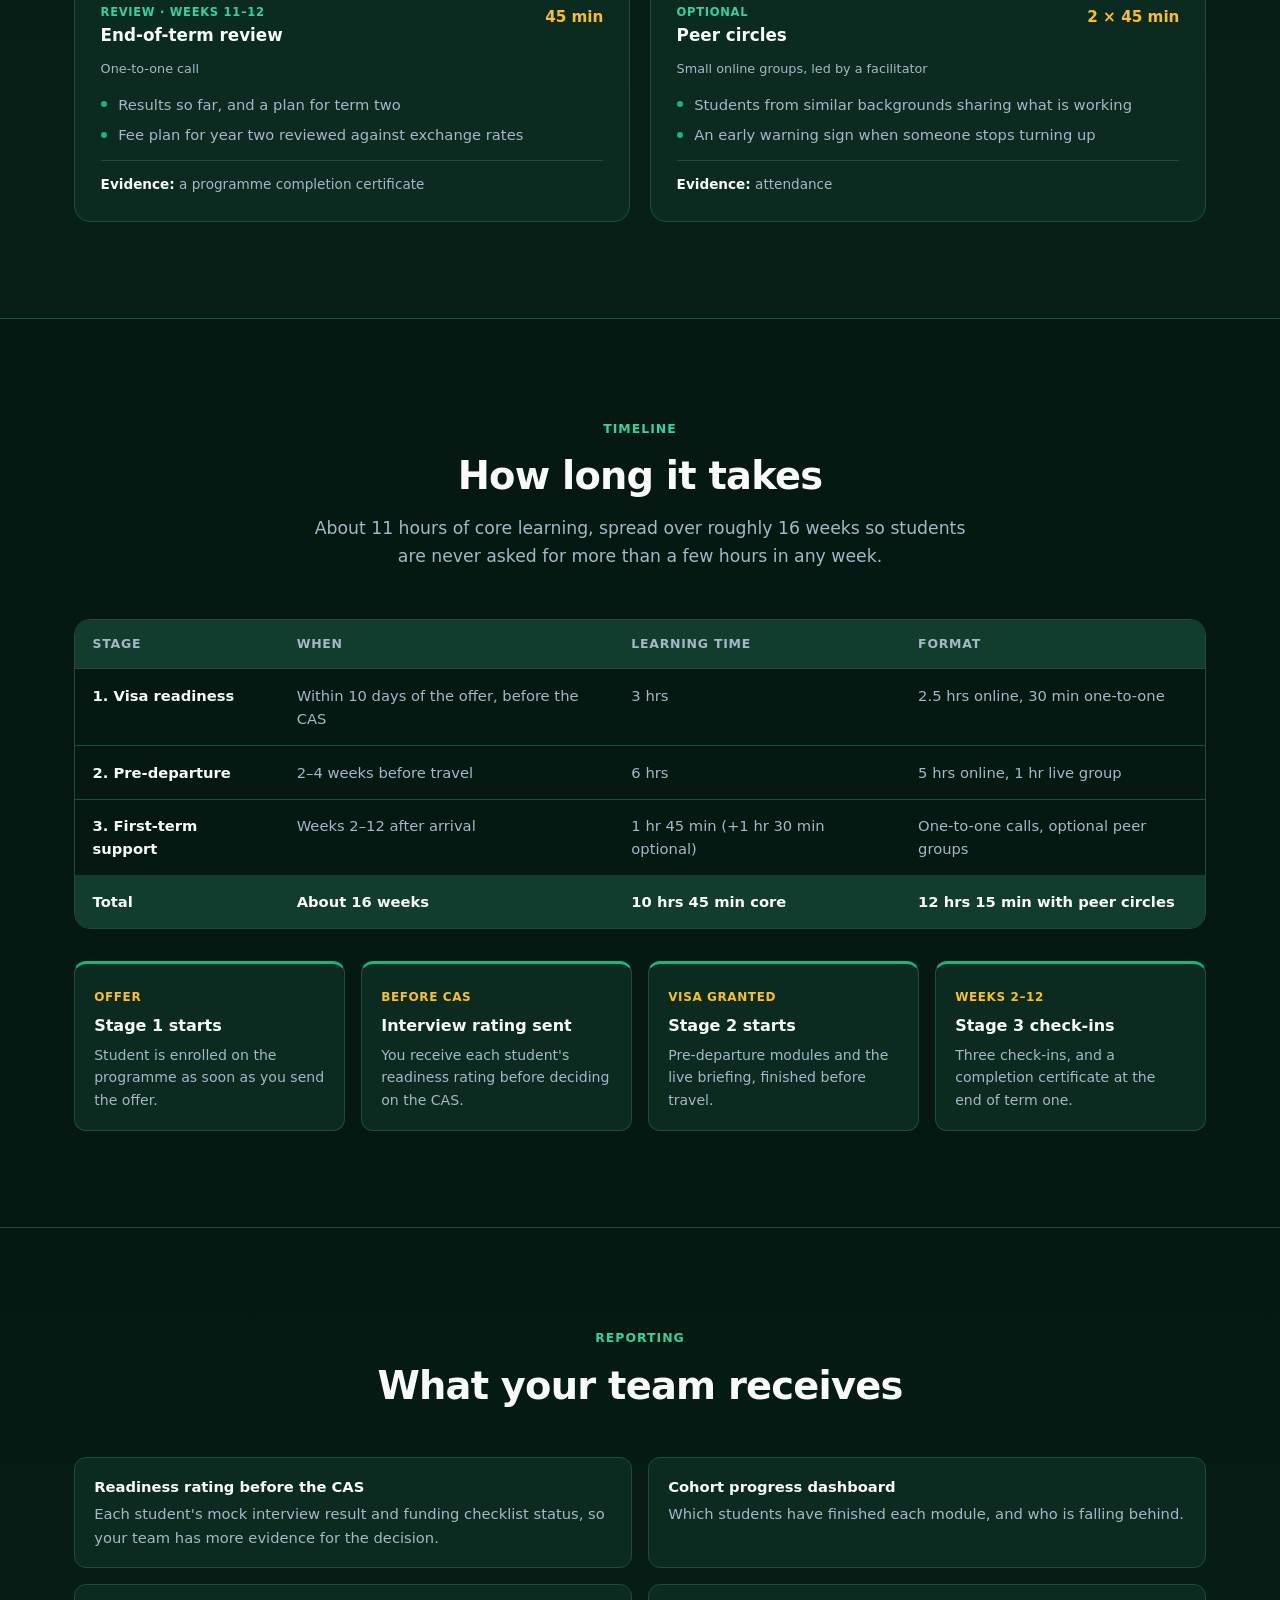
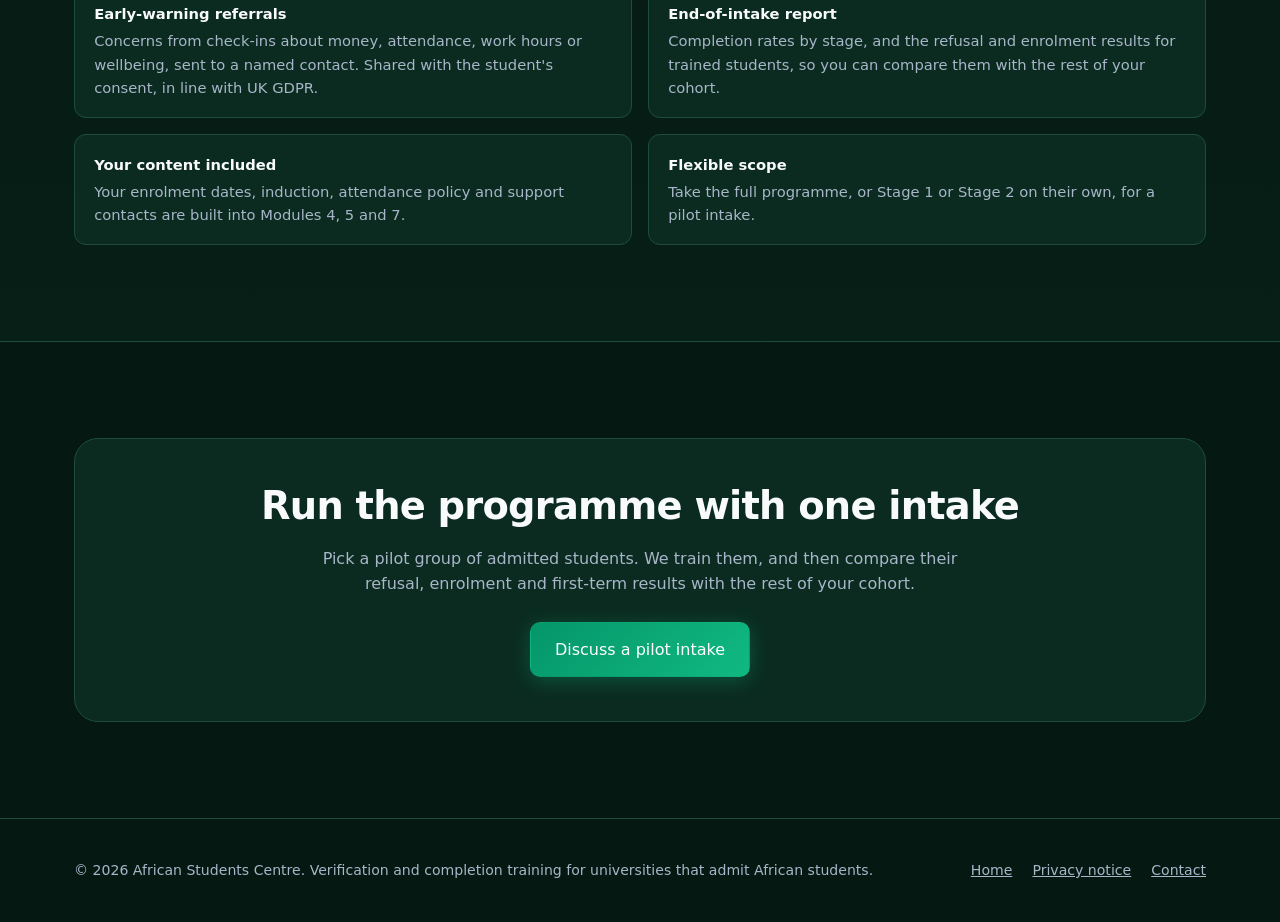
<file: docs/training.html>
<!DOCTYPE html>
<html lang="en-GB">
<head>
<meta charset="utf-8">
<meta name="viewport" content="width=device-width, initial-scale=1">
<title>Completion-Readiness Programme: Student Training Curriculum | African Students Centre</title>
<meta name="description" content="A three-stage, 11-hour training programme for admitted African students, mapped to UKVI BCA refusal, enrolment and completion metrics. See the modules, durations and what your university receives.">
<link rel="canonical" href="https://africanstudentscentre.com/training.html">
<meta property="og:title" content="Completion-Readiness Programme | African Students Centre">
<meta property="og:description" content="Three stages, eight modules and six live sessions: about 11 hours of learning from offer to the end of the first term.">
<meta property="og:url" content="https://africanstudentscentre.com/training.html">
<meta property="og:type" content="website">
<link rel="icon" href="data:image/svg+xml,%3Csvg xmlns='http://www.w3.org/2000/svg' viewBox='0 0 32 32'%3E%3Crect width='32' height='32' rx='8' fill='%23051912'/%3E%3Cpath d='M16 5l9 4v6c0 6-4 10-9 12-5-2-9-6-9-12V9z' fill='%2310b981'/%3E%3C/svg%3E">
<style>
:root{
  --bg:#051912;--card:#0b2b20;--surface:#123d2e;--line:#1e4d3d;
  --green:#10b981;--neon:#34d399;--glow:rgba(16,185,129,.15);
  --text:#f8fafc;--muted:#a7b6c8;--amber:#fbbf24;--red:#f87171;
  --radius:16px;--ease:.25s cubic-bezier(.4,0,.2,1);
}
*{box-sizing:border-box;margin:0;padding:0}
html{scroll-behavior:smooth;scroll-padding-top:88px}
body{font-family:Inter,system-ui,-apple-system,"Segoe UI",Roboto,sans-serif;background:var(--bg);color:var(--text);line-height:1.6;-webkit-font-smoothing:antialiased}
img,svg{display:block;max-width:100%}
a{color:var(--neon)}
:focus-visible{outline:2px solid var(--neon);outline-offset:3px;border-radius:4px}
.container{max-width:1180px;margin:0 auto;padding:0 1.5rem}
.skip{position:absolute;left:-999px;top:0;background:var(--green);color:#03140e;padding:.6rem 1rem;z-index:2000;font-weight:700}
.skip:focus{left:1rem;top:1rem}
section{padding:96px 0}
.eyebrow{display:inline-block;font-size:.78rem;font-weight:700;letter-spacing:.08em;text-transform:uppercase;color:var(--neon);margin-bottom:.9rem}
h2{font-size:clamp(1.8rem,3.2vw,2.4rem);line-height:1.2;letter-spacing:-.02em;font-weight:800;margin-bottom:1rem}
.lead{color:var(--muted);font-size:1.08rem;max-width:680px}
.center{text-align:center}.center .lead{margin:0 auto}
.section-head{margin-bottom:3rem}

/* buttons */
.btn{display:inline-flex;align-items:center;justify-content:center;gap:.5rem;padding:.85rem 1.5rem;border-radius:10px;font:600 .98rem/1.2 inherit;text-decoration:none;cursor:pointer;transition:var(--ease);border:1px solid transparent}
.btn-primary{background:linear-gradient(135deg,#059669,#10b981);color:#fff;box-shadow:0 4px 20px rgba(16,185,129,.3)}
.btn-primary:hover{transform:translateY(-2px);box-shadow:0 6px 26px rgba(16,185,129,.5)}
.btn-outline{background:transparent;color:var(--text);border-color:var(--line)}
.btn-outline:hover{border-color:var(--green);background:var(--surface)}
.btn[disabled]{opacity:.6;cursor:wait;transform:none}

/* header */
header{position:fixed;inset:0 0 auto 0;background:rgba(5,25,18,.88);backdrop-filter:blur(12px);-webkit-backdrop-filter:blur(12px);border-bottom:1px solid var(--line);z-index:1000}
nav{display:flex;justify-content:space-between;align-items:center;height:72px;gap:1rem}
.logo{display:flex;align-items:center;gap:.6rem;color:var(--text);text-decoration:none;font-weight:800;letter-spacing:-.02em;font-size:1.1rem}
.logo small{display:block;font-size:.68rem;font-weight:600;letter-spacing:.06em;text-transform:uppercase;color:var(--muted)}
.nav-links{display:flex;gap:1.75rem;list-style:none;align-items:center}
.nav-links a{color:var(--muted);text-decoration:none;font-weight:500;font-size:.94rem;transition:var(--ease)}
.nav-links a:hover{color:var(--neon)}
.menu-btn{display:none;background:none;border:1px solid var(--line);border-radius:8px;color:var(--text);padding:.45rem .6rem;cursor:pointer}

/* hero */
.hero{padding:170px 0 64px;text-align:center;position:relative;overflow:hidden}
.hero::before{content:"";position:absolute;top:60px;left:50%;transform:translateX(-50%);width:760px;height:420px;background:radial-gradient(circle,rgba(16,185,129,.14) 0%,transparent 70%);z-index:-1}
.badge{display:inline-flex;align-items:center;gap:.5rem;background:var(--surface);border:1px solid var(--line);padding:.4rem 1rem;border-radius:50px;font-size:.78rem;font-weight:600;color:var(--neon);letter-spacing:.04em;margin-bottom:1.5rem}
.badge .dot{width:8px;height:8px;border-radius:50%;background:var(--neon);box-shadow:0 0 0 4px var(--glow)}
.hero h1{font-size:clamp(2.2rem,5vw,3.75rem);font-weight:800;letter-spacing:-.03em;line-height:1.12;max-width:900px;margin:0 auto 1.4rem}
.hero h1 em{font-style:normal;color:var(--neon)}
.hero p.lead{margin:0 auto 2.2rem;font-size:1.15rem;max-width:740px}
.cta-row{display:flex;gap:1rem;justify-content:center;flex-wrap:wrap}
.hero-note{margin-top:1.4rem;font-size:.86rem;color:var(--muted)}

/* thresholds */
.thresholds{padding:0 0 40px}
.t-grid{display:grid;grid-template-columns:repeat(3,1fr);gap:1.25rem}
.t-card{background:var(--card);border:1px solid var(--line);padding:1.75rem;border-radius:var(--radius);text-align:center}
.t-value{font-size:2.6rem;font-weight:800;color:var(--neon);line-height:1.1}
.t-label{font-weight:600;margin:.4rem 0 .3rem}
.t-was{font-size:.86rem;color:var(--muted)}
.t-source{margin-top:1rem;text-align:center;font-size:.8rem;color:var(--muted)}

/* problem */
.grid-4{display:grid;grid-template-columns:repeat(4,1fr);gap:1.25rem}
.p-card{background:var(--card);border:1px solid var(--line);border-radius:var(--radius);padding:1.6rem;display:flex;flex-direction:column;gap:.7rem}
.p-card h3{font-size:1.05rem;line-height:1.35}
.p-card p{color:var(--muted);font-size:.93rem;flex:1}
.tag{align-self:flex-start;font-size:.72rem;font-weight:700;letter-spacing:.05em;text-transform:uppercase;padding:.25rem .6rem;border-radius:6px;background:rgba(248,113,113,.12);color:var(--red);border:1px solid rgba(248,113,113,.3)}

/* services */
.alt{background:linear-gradient(180deg,var(--bg) 0%,#071f17 100%);border-top:1px solid var(--line);border-bottom:1px solid var(--line)}
.grid-2{display:grid;grid-template-columns:1fr 1fr;gap:1.75rem}
.s-card{background:var(--card);border:1px solid var(--line);padding:2.25rem;border-radius:20px;display:flex;flex-direction:column;gap:1.25rem;transition:var(--ease)}
.s-card:hover{border-color:var(--green)}
.s-num{width:46px;height:46px;border-radius:12px;background:var(--surface);border:1px solid var(--line);display:grid;place-items:center;color:var(--neon);font-weight:800}
.s-card h3{font-size:1.35rem}
.s-card .protects{font-size:.85rem;color:var(--muted)}
.s-card .protects b{color:var(--neon);font-weight:600}
.ticks{list-style:none;display:flex;flex-direction:column;gap:.9rem}
.ticks li{display:flex;gap:.75rem;color:var(--muted);font-size:.95rem}
.ticks li::before{content:"✓";color:var(--neon);font-weight:800;flex-shrink:0}
.ticks strong{color:var(--text)}

/* steps */
.steps{list-style:none;display:grid;grid-template-columns:repeat(5,1fr);gap:1rem;counter-reset:step}
.steps li{position:relative;background:var(--card);border:1px solid var(--line);border-radius:var(--radius);padding:1.4rem 1.2rem;counter-increment:step}
.steps li::before{content:"0" counter(step);display:block;font-weight:800;color:var(--neon);font-size:.85rem;margin-bottom:.5rem}
.steps h3{font-size:1rem;margin-bottom:.35rem}
.steps p{font-size:.88rem;color:var(--muted)}
.steps .when{display:inline-block;margin-top:.7rem;font-size:.72rem;font-weight:700;text-transform:uppercase;letter-spacing:.05em;color:var(--amber)}

/* self assessment */
.assess{display:grid;grid-template-columns:1fr 1.1fr;gap:2.5rem;align-items:start}
.assess-box{background:var(--card);border:1px solid var(--line);border-radius:20px;padding:2rem}
fieldset{border:0;margin-bottom:1.4rem}
legend{font-weight:600;font-size:.95rem;margin-bottom:.6rem}
.opts{display:flex;flex-wrap:wrap;gap:.5rem}
.opts label{position:relative;cursor:pointer}
.opts input{position:absolute;opacity:0;pointer-events:none}
.opts span{display:inline-block;padding:.5rem .9rem;border:1px solid var(--line);border-radius:8px;font-size:.88rem;color:var(--muted);transition:var(--ease)}
.opts input:checked+span{border-color:var(--green);background:var(--surface);color:var(--text)}
.opts input:focus-visible+span{outline:2px solid var(--neon);outline-offset:2px}
.result{display:none;margin-top:.5rem;padding:1.4rem;border-radius:14px;border:1px solid var(--line);background:var(--bg)}
.result.show{display:block}
.result h3{font-size:1.15rem;margin-bottom:.4rem}
.result p{color:var(--muted);font-size:.93rem;margin-bottom:1rem}
.result.green h3{color:var(--neon)}.result.amber h3{color:var(--amber)}.result.red h3{color:var(--red)}
.disclaimer{font-size:.78rem;color:var(--muted);margin-top:1rem}

/* trust */
.trust-list{list-style:none;display:grid;grid-template-columns:repeat(2,1fr);gap:1rem;margin-top:2rem}
.trust-list li{background:var(--card);border:1px solid var(--line);border-radius:12px;padding:1.1rem 1.2rem;font-size:.92rem;color:var(--muted)}
.trust-list strong{display:block;color:var(--text);margin-bottom:.2rem}

/* faq */
.faq{max-width:820px;margin:0 auto}
details{border-bottom:1px solid var(--line);padding:1.2rem 0}
summary{cursor:pointer;font-weight:600;font-size:1.02rem;list-style:none;display:flex;justify-content:space-between;gap:1rem}
summary::-webkit-details-marker{display:none}
summary::after{content:"+";color:var(--neon);font-weight:700;font-size:1.3rem;line-height:1}
details[open] summary::after{content:"−"}
details p{color:var(--muted);margin-top:.7rem;font-size:.95rem}

/* form */
.form-wrap{max-width:780px;margin:0 auto;background:var(--card);border:1px solid var(--line);padding:2.75rem;border-radius:24px;box-shadow:0 20px 40px rgba(0,0,0,.4)}
.form-grid{display:grid;grid-template-columns:1fr 1fr;gap:0 1.25rem}
.field{display:flex;flex-direction:column;gap:.45rem;margin-bottom:1.25rem}
.field.full{grid-column:1/-1}
label.l{font-size:.85rem;font-weight:600}
label.l .opt{color:var(--muted);font-weight:400}
input,select,textarea{width:100%;background:var(--bg);border:1px solid var(--line);padding:.85rem 1rem;border-radius:8px;color:var(--text);font:400 .95rem/1.4 inherit;transition:var(--ease)}
input::placeholder,textarea::placeholder{color:#6b8196}
input:focus,select:focus,textarea:focus{outline:none;border-color:var(--green);box-shadow:0 0 0 3px var(--glow)}
input:user-invalid,select:user-invalid{border-color:var(--red)}
select{appearance:none;background-image:url("data:image/svg+xml,%3csvg xmlns='http://www.w3.org/2000/svg' viewBox='0 0 24 24' fill='none' stroke='%2394a3b8' stroke-width='2'%3e%3cpolyline points='6 9 12 15 18 9'/%3e%3c/svg%3e");background-repeat:no-repeat;background-position:right 1rem center;background-size:1rem;padding-right:2.5rem}
.check{display:flex;gap:.75rem;align-items:flex-start;font-size:.9rem;color:var(--muted)}
.check input{width:18px;height:18px;margin-top:.15rem;accent-color:var(--green);flex-shrink:0}
.hp{position:absolute;left:-10000px;width:1px;height:1px;overflow:hidden}
.form-error{display:none;background:rgba(248,113,113,.1);border:1px solid rgba(248,113,113,.4);color:#fecaca;padding:.8rem 1rem;border-radius:8px;font-size:.9rem;margin-bottom:1rem}
.success{display:none;text-align:center;padding:2rem 0}
.success h3{color:var(--neon);font-size:1.5rem;margin-bottom:.8rem}
.success p{color:var(--muted)}

footer{border-top:1px solid var(--line);padding:2.5rem 0;color:var(--muted);font-size:.88rem}
.foot{display:flex;justify-content:space-between;gap:1.5rem;flex-wrap:wrap}
.foot a{color:var(--muted)}.foot a:hover{color:var(--neon)}
.foot ul{list-style:none;display:flex;gap:1.25rem;flex-wrap:wrap}

@media (max-width:1000px){
  .grid-4{grid-template-columns:1fr 1fr}
  .steps{grid-template-columns:1fr 1fr}
  .assess{grid-template-columns:1fr}
}
@media (max-width:820px){
  .menu-btn{display:block}
  .nav-links{display:none;position:absolute;top:72px;left:0;right:0;flex-direction:column;align-items:stretch;gap:0;background:var(--bg);border-bottom:1px solid var(--line);padding:.5rem 1.5rem 1.25rem}
  .nav-links.open{display:flex}
  .nav-links li a{display:block;padding:.75rem 0}
  .nav-cta{display:none}
  .t-grid,.grid-2,.trust-list{grid-template-columns:1fr}
  section{padding:72px 0}
  .hero{padding:130px 0 48px}
}
@media (max-width:560px){
  .grid-4,.steps,.form-grid{grid-template-columns:1fr}
  .form-wrap{padding:1.75rem 1.25rem}
  .s-card{padding:1.6rem}
  .cta-row .btn{width:100%}
}
@media (prefers-reduced-motion:reduce){*{transition:none!important;scroll-behavior:auto!important}}

/* training page */
.stats{display:grid;grid-template-columns:repeat(4,1fr);gap:1.25rem}
.stage{margin-top:3.5rem}
.stage-head{display:flex;flex-wrap:wrap;align-items:baseline;justify-content:space-between;gap:.75rem 1.5rem;border-bottom:1px solid var(--line);padding-bottom:1rem;margin-bottom:1.5rem}
.stage-head h3{font-size:1.45rem}
.stage-head h3 span{color:var(--neon);margin-right:.5rem}
.stage-meta{display:flex;flex-wrap:wrap;gap:.5rem}
.pill{font-size:.75rem;font-weight:700;letter-spacing:.04em;text-transform:uppercase;padding:.3rem .7rem;border-radius:50px;border:1px solid var(--line);background:var(--surface);color:var(--muted)}
.pill.amber{color:var(--amber);border-color:rgba(251,191,36,.35);background:rgba(251,191,36,.08)}
.pill.green{color:var(--neon)}
.stage-intro{color:var(--muted);max-width:820px;margin-bottom:1.5rem}
.mods{display:grid;grid-template-columns:repeat(2,1fr);gap:1.25rem}
.mod{background:var(--card);border:1px solid var(--line);border-radius:var(--radius);padding:1.6rem;display:flex;flex-direction:column;gap:.8rem}
.mod-top{display:flex;justify-content:space-between;align-items:flex-start;gap:1rem}
.mod h4{font-size:1.05rem;line-height:1.35}
.mod h4 small{display:block;font-size:.72rem;font-weight:700;letter-spacing:.06em;text-transform:uppercase;color:var(--neon);margin-bottom:.2rem}
.dur{flex-shrink:0;font-weight:800;color:var(--amber);font-size:.95rem;white-space:nowrap}
.mod .fmt{font-size:.8rem;color:var(--muted)}
.mod ul{list-style:none;display:flex;flex-direction:column;gap:.45rem}
.mod li{position:relative;padding-left:1.1rem;color:var(--muted);font-size:.92rem}
.mod li::before{content:"";position:absolute;left:0;top:.6em;width:6px;height:6px;border-radius:50%;background:var(--green)}
.mod .out{margin-top:auto;font-size:.85rem;border-top:1px solid var(--line);padding-top:.8rem;color:var(--muted)}
.mod .out b{color:var(--text)}
.table-wrap{overflow-x:auto;border:1px solid var(--line);border-radius:var(--radius)}
table{width:100%;border-collapse:collapse;font-size:.92rem;min-width:640px}
th,td{text-align:left;padding:.9rem 1.1rem;border-bottom:1px solid var(--line);vertical-align:top}
th{background:var(--surface);font-size:.78rem;letter-spacing:.06em;text-transform:uppercase;color:var(--muted)}
td{color:var(--muted)}
td:first-child{color:var(--text);font-weight:600}
tr:last-child td{border-bottom:0}
tfoot td{background:var(--surface);color:var(--text);font-weight:700}
.timeline{display:grid;grid-template-columns:repeat(4,1fr);gap:1rem;list-style:none}
.timeline li{background:var(--card);border:1px solid var(--line);border-top:3px solid var(--green);border-radius:12px;padding:1.2rem}
.timeline .w{font-size:.75rem;font-weight:700;text-transform:uppercase;letter-spacing:.05em;color:var(--amber)}
.timeline h4{margin:.3rem 0;font-size:1rem}
.timeline p{font-size:.88rem;color:var(--muted)}
.cta-band{background:var(--card);border:1px solid var(--line);border-radius:24px;padding:2.75rem;text-align:center}
.cta-band p{color:var(--muted);max-width:640px;margin:0 auto 1.6rem}
@media (max-width:1000px){.stats,.timeline{grid-template-columns:1fr 1fr}}
@media (max-width:820px){.mods{grid-template-columns:1fr}}
@media (max-width:560px){.stats,.timeline{grid-template-columns:1fr}.cta-band{padding:1.75rem 1.25rem}}
</style>
</head>
<body>
<a class="skip" href="#main">Skip to content</a>

<header>
  <div class="container">
    <nav aria-label="Main">
      <a class="logo" href="/" aria-label="African Students Centre home">
        <svg width="34" height="34" viewBox="0 0 32 32" aria-hidden="true"><rect width="32" height="32" rx="8" fill="#123d2e"/><path d="M16 5l9 4v6c0 6-4 10-9 12-5-2-9-6-9-12V9z" fill="#10b981"/><path d="M12 16l3 3 5-6" stroke="#051912" stroke-width="2.4" fill="none" stroke-linecap="round" stroke-linejoin="round"/></svg>
        <span>African Students Centre<small>Compliance &amp; Student Success</small></span>
      </a>
      <button class="menu-btn" aria-expanded="false" aria-controls="navlinks" aria-label="Open menu">☰</button>
      <ul class="nav-links" id="navlinks">
        <li><a href="#concerns">What it addresses</a></li>
        <li><a href="#curriculum">Curriculum</a></li>
        <li><a href="#timeline">Timeline</a></li>
        <li><a href="#reporting">Reporting</a></li>
        <li><a href="/">Home</a></li>
      </ul>
      <a href="/#audit" class="btn btn-primary nav-cta">Book an audit</a>
    </nav>
  </div>
</header>

<main id="main">

<section class="hero">
  <div class="container">
    <div class="badge"><span class="dot"></span> Student training programme</div>
    <h1>The Completion-Readiness <em>Programme</em></h1>
    <p class="lead">A structured course for the African students you admit. It runs from offer to the end of the first term, and every module is tied to a concern that affects your BCA results: visa refusals, students who never enrol, and students who withdraw.</p>
    <div class="cta-row">
      <a href="#curriculum" class="btn btn-primary">See the curriculum</a>
      <a href="/#audit" class="btn btn-outline">Discuss a pilot intake</a>
    </div>
  </div>
</section>

<div class="thresholds">
  <div class="container">
    <div class="stats">
      <div class="t-card"><div class="t-value">3</div><div class="t-label">Stages</div><div class="t-was">Visa, pre-departure, first term</div></div>
      <div class="t-card"><div class="t-value">8 + 6</div><div class="t-label">Modules + live sessions</div><div class="t-was">Online lessons, group and one-to-one calls</div></div>
      <div class="t-card"><div class="t-value">~11 hrs</div><div class="t-label">Core learning time</div><div class="t-was">Plus 1.5 hrs of optional peer circles</div></div>
      <div class="t-card"><div class="t-value">~16 wks</div><div class="t-label">From offer to end of term 1</div><div class="t-was">About 1–3 hours a week</div></div>
    </div>
  </div>
</div>

<!-- CONCERNS -->
<section id="concerns">
  <div class="container">
    <div class="section-head center">
      <span class="eyebrow">What it addresses</span>
      <h2>Built around what compliance teams worry about</h2>
      <p class="lead">Each concern below links to the module that deals with it. Nothing is included just because it is "nice to know".</p>
    </div>
    <div class="table-wrap">
      <table>
        <thead><tr><th>University concern</th><th>BCA metric affected</th><th>Where the programme covers it</th></tr></thead>
        <tbody>
          <tr><td>Applicants who can't explain their course choice or plans at a credibility interview</td><td>Refusal rate</td><td>Module 1 and the one-to-one mock interview</td></tr>
          <tr><td>Financial evidence that doesn't meet the rules, or funds that aren't the student's to use</td><td>Refusal rate</td><td>Module 2</td></tr>
          <tr><td>Altered documents or agent-prepared applications</td><td>Refusal rate</td><td>Module 3</td></tr>
          <tr><td>CAS holders who are delayed, change plans or never arrive</td><td>Enrolment rate</td><td>Module 5 and the live pre-departure session</td></tr>
          <tr><td>Students breaking work limits, missing attendance or not reporting changes</td><td>Completion rate and sponsor duties</td><td>Module 4</td></tr>
          <tr><td>Fees for years two and three, and currency swings</td><td>Completion rate</td><td>Module 6 and the end-of-term review</td></tr>
          <tr><td>Academic misconduct, including misuse of AI tools, and failing first assessments</td><td>Completion rate</td><td>Module 7</td></tr>
          <tr><td>Isolation, scams and wellbeing problems that lead to withdrawal</td><td>Completion rate</td><td>Module 8 and the first-term check-ins</td></tr>
        </tbody>
      </table>
    </div>
  </div>
</section>

<!-- CURRICULUM -->
<section id="curriculum" class="alt">
  <div class="container">
    <div class="section-head center">
      <span class="eyebrow">Curriculum</span>
      <h2>Three stages, eight modules, six live sessions</h2>
      <p class="lead">Lessons are short, mobile-first and designed to work on low data. Live sessions are scheduled in West, East and Southern African time zones and recorded.</p>
    </div>

    <!-- STAGE 1 -->
    <div class="stage">
      <div class="stage-head">
        <h3><span>Stage 1</span>Visa readiness</h3>
        <div class="stage-meta"><span class="pill amber">3 hours</span><span class="pill">Within 10 days of offer</span><span class="pill green">Protects refusal rate</span></div>
      </div>
      <p class="stage-intro">Completed before the CAS is issued or the visa application goes in, so it never holds up your admissions timeline.</p>
      <div class="mods">
        <article class="mod">
          <div class="mod-top"><h4><small>Module 1</small>Your course, your plan</h4><span class="dur">60 min</span></div>
          <p class="fmt">Online lessons and a written exercise</p>
          <ul>
            <li>Explaining why this course, this university and the UK</li>
            <li>Linking the course to past study, work and career plans</li>
            <li>Explaining gaps in study or employment honestly</li>
            <li>What a credibility interview is, and how it is assessed</li>
          </ul>
          <p class="out"><b>Evidence:</b> a written study-plan statement, reviewed by our team</p>
        </article>
        <article class="mod">
          <div class="mod-top"><h4><small>Module 2</small>Money and documents that meet the rules</h4><span class="dur">60 min</span></div>
          <p class="fmt">Online lessons and a checklist</p>
          <ul>
            <li>Maintenance requirements and how long funds must be held</li>
            <li>Acceptable bank statements, sponsor letters and loan letters</li>
            <li>Why borrowed or "shown" funds lead to refusals</li>
            <li>A fee plan for the whole course, not just year one</li>
          </ul>
          <p class="out"><b>Evidence:</b> a completed funding checklist and full-course fee plan</p>
        </article>
        <article class="mod">
          <div class="mod-top"><h4><small>Module 3</small>Honest applications</h4><span class="dur">30 min</span></div>
          <p class="fmt">Online lesson and case studies</p>
          <ul>
            <li>What counts as deception, and the long-term bans it can bring</li>
            <li>Risks of agents who alter or "improve" documents</li>
            <li>The student's own responsibility for everything submitted</li>
          </ul>
          <p class="out"><b>Evidence:</b> a signed honesty declaration</p>
        </article>
        <article class="mod">
          <div class="mod-top"><h4><small>Session</small>One-to-one mock credibility interview</h4><span class="dur">30 min</span></div>
          <p class="fmt">Live video call with a trained interviewer</p>
          <ul>
            <li>A realistic interview based on the student's own application</li>
            <li>Structured feedback and a second attempt if needed</li>
            <li>Concerns flagged to your admissions team before the CAS</li>
          </ul>
          <p class="out"><b>Evidence:</b> an interview rating (ready, ready with support, or not ready) shared with you</p>
        </article>
      </div>
    </div>

    <!-- STAGE 2 -->
    <div class="stage">
      <div class="stage-head">
        <h3><span>Stage 2</span>Pre-departure</h3>
        <div class="stage-meta"><span class="pill amber">6 hours</span><span class="pill">2–4 weeks before travel</span><span class="pill green">Protects enrolment rate</span></div>
      </div>
      <p class="stage-intro">Starts once the visa is granted. It gets students to campus on time and ready to keep their visa conditions.</p>
      <div class="mods">
        <article class="mod">
          <div class="mod-top"><h4><small>Module 4</small>Your visa conditions</h4><span class="dur">60 min</span></div>
          <p class="fmt">Online lessons and a quiz</p>
          <ul>
            <li>Term-time work limits and what counts as work</li>
            <li>Attendance and engagement monitoring, and why it matters</li>
            <li>Reporting changes of address, course or circumstances</li>
            <li>Using your eVisa and UKVI account</li>
            <li>What happens if conditions are broken</li>
          </ul>
          <p class="out"><b>Evidence:</b> quiz passed at 80% or above</p>
        </article>
        <article class="mod">
          <div class="mod-top"><h4><small>Module 5</small>Arrive and enrol</h4><span class="dur">45 min</span></div>
          <p class="fmt">Online lessons and a personal arrival plan</p>
          <ul>
            <li>Your university's enrolment dates and deadlines</li>
            <li>Travel, first-night accommodation and getting to campus</li>
            <li>What to do, and who to tell, if you are delayed</li>
            <li>Documents to carry and the first-week checklist</li>
          </ul>
          <p class="out"><b>Evidence:</b> a confirmed arrival plan shared with your international office</p>
        </article>
        <article class="mod">
          <div class="mod-top"><h4><small>Module 6</small>Managing money in the UK</h4><span class="dur">60 min</span></div>
          <p class="fmt">Online lessons and a budget tool</p>
          <ul>
            <li>Realistic monthly costs in your university's city</li>
            <li>Planning for currency swings and transfer delays</li>
            <li>Fee instalments, and what to do before missing one</li>
            <li>Common rent, job and visa scams aimed at new students</li>
          </ul>
          <p class="out"><b>Evidence:</b> a completed first-year budget</p>
        </article>
        <article class="mod">
          <div class="mod-top"><h4><small>Module 7</small>Studying in the UK</h4><span class="dur">90 min</span></div>
          <p class="fmt">Online lessons and practice tasks</p>
          <ul>
            <li>Independent study, seminars and how teaching is organised</li>
            <li>Essays, reports and exams: what markers look for</li>
            <li>Referencing and avoiding plagiarism</li>
            <li>Your university's rules on AI tools</li>
            <li>Asking for help early: tutors, study skills and extensions</li>
          </ul>
          <p class="out"><b>Evidence:</b> a referencing exercise and an academic integrity quiz</p>
        </article>
        <article class="mod">
          <div class="mod-top"><h4><small>Module 8</small>Wellbeing, safety and settling in</h4><span class="dur">45 min</span></div>
          <p class="fmt">Online lessons</p>
          <ul>
            <li>Culture shock and the first months away from home</li>
            <li>Registering with a GP and using the NHS</li>
            <li>University support services and student communities</li>
            <li>Staying safe, and who to contact in a crisis</li>
          </ul>
          <p class="out"><b>Evidence:</b> module completion</p>
        </article>
        <article class="mod">
          <div class="mod-top"><h4><small>Session</small>Live pre-departure briefing</h4><span class="dur">60 min</span></div>
          <p class="fmt">Live group webinar, recorded</p>
          <ul>
            <li>Questions answered by our team and, if you wish, your staff</li>
            <li>Advice from current students from the same countries</li>
            <li>Final check that each student has a confirmed arrival date</li>
          </ul>
          <p class="out"><b>Evidence:</b> attendance, or the recording watched</p>
        </article>
      </div>
    </div>

    <!-- STAGE 3 -->
    <div class="stage">
      <div class="stage-head">
        <h3><span>Stage 3</span>First-term support</h3>
        <div class="stage-meta"><span class="pill amber">1 hr 45 min, plus optional 1 hr 30 min</span><span class="pill">Weeks 2–12</span><span class="pill green">Protects completion rate</span></div>
      </div>
      <p class="stage-intro">Short check-ins at the points where students usually start to struggle, so problems reach you while they can still be fixed.</p>
      <div class="mods">
        <article class="mod">
          <div class="mod-top"><h4><small>Check-in 1 · Week 2</small>Settling in</h4><span class="dur">30 min</span></div>
          <p class="fmt">One-to-one call</p>
          <ul>
            <li>Enrolment, accommodation, bank account and GP done?</li>
            <li>Early worries about money, work or the course</li>
          </ul>
          <p class="out"><b>Evidence:</b> check-in record, with any concerns referred to you</p>
        </article>
        <article class="mod">
          <div class="mod-top"><h4><small>Check-in 2 · Week 6</small>First assessments</h4><span class="dur">30 min</span></div>
          <p class="fmt">One-to-one call</p>
          <ul>
            <li>Attendance, first coursework and feedback</li>
            <li>Working hours kept within visa limits</li>
          </ul>
          <p class="out"><b>Evidence:</b> check-in record, with any concerns referred to you</p>
        </article>
        <article class="mod">
          <div class="mod-top"><h4><small>Review · Weeks 11–12</small>End-of-term review</h4><span class="dur">45 min</span></div>
          <p class="fmt">One-to-one call</p>
          <ul>
            <li>Results so far, and a plan for term two</li>
            <li>Fee plan for year two reviewed against exchange rates</li>
          </ul>
          <p class="out"><b>Evidence:</b> a programme completion certificate</p>
        </article>
        <article class="mod">
          <div class="mod-top"><h4><small>Optional</small>Peer circles</h4><span class="dur">2 × 45 min</span></div>
          <p class="fmt">Small online groups, led by a facilitator</p>
          <ul>
            <li>Students from similar backgrounds sharing what is working</li>
            <li>An early warning sign when someone stops turning up</li>
          </ul>
          <p class="out"><b>Evidence:</b> attendance</p>
        </article>
      </div>
    </div>
  </div>
</section>

<!-- SUMMARY + TIMELINE -->
<section id="timeline">
  <div class="container">
    <div class="section-head center">
      <span class="eyebrow">Timeline</span>
      <h2>How long it takes</h2>
      <p class="lead">About 11 hours of core learning, spread over roughly 16 weeks so students are never asked for more than a few hours in any week.</p>
    </div>
    <div class="table-wrap" style="margin-bottom:2rem">
      <table>
        <thead><tr><th>Stage</th><th>When</th><th>Learning time</th><th>Format</th></tr></thead>
        <tbody>
          <tr><td>1. Visa readiness</td><td>Within 10 days of the offer, before the CAS</td><td>3 hrs</td><td>2.5 hrs online, 30 min one-to-one</td></tr>
          <tr><td>2. Pre-departure</td><td>2–4 weeks before travel</td><td>6 hrs</td><td>5 hrs online, 1 hr live group</td></tr>
          <tr><td>3. First-term support</td><td>Weeks 2–12 after arrival</td><td>1 hr 45 min (+1 hr 30 min optional)</td><td>One-to-one calls, optional peer groups</td></tr>
        </tbody>
        <tfoot><tr><td>Total</td><td>About 16 weeks</td><td>10 hrs 45 min core</td><td>12 hrs 15 min with peer circles</td></tr></tfoot>
      </table>
    </div>
    <ol class="timeline">
      <li><span class="w">Offer</span><h4>Stage 1 starts</h4><p>Student is enrolled on the programme as soon as you send the offer.</p></li>
      <li><span class="w">Before CAS</span><h4>Interview rating sent</h4><p>You receive each student's readiness rating before deciding on the CAS.</p></li>
      <li><span class="w">Visa granted</span><h4>Stage 2 starts</h4><p>Pre-departure modules and the live briefing, finished before travel.</p></li>
      <li><span class="w">Weeks 2–12</span><h4>Stage 3 check-ins</h4><p>Three check-ins, and a completion certificate at the end of term one.</p></li>
    </ol>
  </div>
</section>

<!-- REPORTING -->
<section id="reporting" class="alt">
  <div class="container">
    <div class="section-head center">
      <span class="eyebrow">Reporting</span>
      <h2>What your team receives</h2>
    </div>
    <ul class="trust-list">
      <li><strong>Readiness rating before the CAS</strong>Each student's mock interview result and funding checklist status, so your team has more evidence for the decision.</li>
      <li><strong>Cohort progress dashboard</strong>Which students have finished each module, and who is falling behind.</li>
      <li><strong>Early-warning referrals</strong>Concerns from check-ins about money, attendance, work hours or wellbeing, sent to a named contact. Shared with the student's consent, in line with UK GDPR.</li>
      <li><strong>End-of-intake report</strong>Completion rates by stage, and the refusal and enrolment results for trained students, so you can compare them with the rest of your cohort.</li>
      <li><strong>Your content included</strong>Your enrolment dates, induction, attendance policy and support contacts are built into Modules 4, 5 and 7.</li>
      <li><strong>Flexible scope</strong>Take the full programme, or Stage 1 or Stage 2 on their own, for a pilot intake.</li>
    </ul>
  </div>
</section>

<section>
  <div class="container">
    <div class="cta-band">
      <h2>Run the programme with one intake</h2>
      <p>Pick a pilot group of admitted students. We train them, and then compare their refusal, enrolment and first-term results with the rest of your cohort.</p>
      <a href="/#audit" class="btn btn-primary">Discuss a pilot intake</a>
    </div>
  </div>
</section>

</main>

<footer>
  <div class="container foot">
    <p>&copy; <span id="yr">2026</span> African Students Centre. Verification and completion training for universities that admit African students.</p>
    <ul>
      <li><a href="/">Home</a></li>
      <li><a href="privacy.html">Privacy notice</a></li>
      <li><a href="/#audit">Contact</a></li>
    </ul>
  </div>
</footer>

<script>
(function(){
  document.getElementById('yr').textContent = new Date().getFullYear();
  var b=document.querySelector('.menu-btn'),l=document.getElementById('navlinks');
  b.addEventListener('click',function(){var o=l.classList.toggle('open');b.setAttribute('aria-expanded',o);});
  l.addEventListener('click',function(e){if(e.target.tagName==='A'){l.classList.remove('open');b.setAttribute('aria-expanded','false');}});
})();
</script>
</body>
</html>
</file>
<file: docs/learn/learn.css>
:root{--bg:#051912;--card:#0b2b20;--surface:#123d2e;--line:#1e4d3d;--green:#10b981;--neon:#34d399;--glow:rgba(16,185,129,.15);--text:#f8fafc;--muted:#a7b6c8;--amber:#fbbf24;--red:#f87171;--r:14px}
*{box-sizing:border-box;margin:0;padding:0}
:root{--font:Inter,system-ui,-apple-system,"Segoe UI",Roboto,sans-serif}
body{font-family:var(--font);background:var(--bg);color:var(--text);line-height:1.6;-webkit-font-smoothing:antialiased;min-height:100vh;display:flex;flex-direction:column}
a{color:var(--neon)}
:focus-visible{outline:2px solid var(--neon);outline-offset:3px;border-radius:4px}
.wrap{max-width:1180px;margin:0 auto;padding:0 1.25rem;width:100%}
.skip{position:absolute;left:-999px;top:0;background:var(--green);color:#03140e;padding:.6rem 1rem;z-index:2000;font-weight:700}.skip:focus{left:1rem;top:1rem}
.top{border-bottom:1px solid var(--line);background:rgba(5,25,18,.92);position:sticky;top:0;z-index:50;backdrop-filter:blur(10px)}
.bar{display:flex;justify-content:space-between;align-items:center;height:64px;gap:1rem}
.logo{display:flex;align-items:center;gap:.55rem;color:var(--text);text-decoration:none;font-weight:800;letter-spacing:-.02em}
.logo small{display:block;font-size:.66rem;font-weight:600;letter-spacing:.06em;text-transform:uppercase;color:var(--muted)}
.who{display:flex;align-items:center;gap:.75rem;font-size:.88rem;color:var(--muted)}
main{flex:1;padding:2rem 1.25rem 4rem}
.loading{color:var(--muted);padding:3rem 0;text-align:center}
h1{font-size:clamp(1.6rem,3.4vw,2.3rem);line-height:1.2;letter-spacing:-.02em;margin-bottom:.6rem}
h2{font-size:1.35rem;margin:0 0 .8rem;letter-spacing:-.01em}
h3{font-size:1.05rem;margin-bottom:.4rem}
p{margin-bottom:.9rem}
.muted{color:var(--muted)}
.eyebrow{display:inline-block;font-size:.74rem;font-weight:700;letter-spacing:.08em;text-transform:uppercase;color:var(--neon);margin-bottom:.5rem}
.btn{display:inline-flex;align-items:center;justify-content:center;gap:.45rem;padding:.75rem 1.25rem;border-radius:10px;font:600 .95rem/1.2 var(--font);text-decoration:none;cursor:pointer;border:1px solid transparent;transition:.2s}
.btn-primary{background:linear-gradient(135deg,#059669,#10b981);color:#fff}.btn-primary:hover{filter:brightness(1.1)}
.btn-outline{background:transparent;color:var(--text);border-color:var(--line)}.btn-outline:hover{border-color:var(--green);background:var(--surface)}
.btn-sm{padding:.45rem .8rem;font-size:.85rem}
.btn[disabled]{opacity:.55;cursor:wait}
.card{background:var(--card);border:1px solid var(--line);border-radius:var(--r);padding:1.5rem}
.grid2{display:grid;grid-template-columns:1.1fr .9fr;gap:2rem;align-items:start}
.pill{display:inline-block;font-size:.72rem;font-weight:700;letter-spacing:.04em;text-transform:uppercase;padding:.22rem .6rem;border-radius:50px;border:1px solid var(--line);background:var(--surface);color:var(--muted);white-space:nowrap}
.pill.ok{color:var(--neon);border-color:rgba(52,211,153,.4)}.pill.warn{color:var(--amber);border-color:rgba(251,191,36,.35)}.pill.bad{color:var(--red);border-color:rgba(248,113,113,.4)}
label{display:block;font-size:.85rem;font-weight:600;margin:.9rem 0 .35rem}
input,textarea,select{width:100%;background:var(--bg);border:1px solid var(--line);padding:.75rem .9rem;border-radius:8px;color:var(--text);font:400 .95rem/1.45 var(--font)}
input:focus,textarea:focus{outline:none;border-color:var(--green);box-shadow:0 0 0 3px var(--glow)}
textarea{min-height:130px;resize:vertical}
.tabs{display:flex;gap:.4rem;border-bottom:1px solid var(--line);margin-bottom:1.25rem;overflow-x:auto}
.tabs button{background:none;border:0;border-bottom:2px solid transparent;color:var(--muted);font:600 .9rem var(--font);padding:.65rem .8rem;cursor:pointer;white-space:nowrap}
.tabs button[aria-selected=true]{color:var(--text);border-color:var(--green)}
.msg{padding:.75rem 1rem;border-radius:8px;font-size:.9rem;margin-top:1rem}
.msg.err{background:rgba(248,113,113,.1);border:1px solid rgba(248,113,113,.4);color:#fecaca}
.msg.ok{background:rgba(16,185,129,.1);border:1px solid rgba(16,185,129,.4);color:#bbf7d0}
.small{font-size:.82rem}
/* outline on gate */
.stage-list{list-style:none;display:flex;flex-direction:column;gap:.6rem;margin:1rem 0 1.5rem}
.stage-list li{display:flex;justify-content:space-between;gap:1rem;padding:.7rem .9rem;border:1px solid var(--line);border-radius:10px;background:var(--card);font-size:.92rem}
.stage-list li span:last-child{color:var(--amber);font-weight:700;white-space:nowrap}
.includes{display:grid;grid-template-columns:repeat(2,1fr);gap:.5rem;list-style:none;margin:1rem 0}
.includes li{font-size:.88rem;color:var(--muted);padding-left:1.3rem;position:relative}
.includes li::before{content:"✓";position:absolute;left:0;color:var(--neon);font-weight:800}
/* dashboard */
.progress{height:10px;background:var(--surface);border-radius:50px;overflow:hidden;margin:.6rem 0 .3rem}
.progress span{display:block;height:100%;background:linear-gradient(90deg,#059669,#34d399);border-radius:50px}
.stage{margin-top:2.25rem}
.stage-h{display:flex;justify-content:space-between;align-items:baseline;flex-wrap:wrap;gap:.5rem;border-bottom:1px solid var(--line);padding-bottom:.6rem;margin-bottom:1rem}
.stage-h h2{margin:0}.stage-h h2 span{color:var(--neon);margin-right:.4rem}
.mods{display:grid;grid-template-columns:repeat(auto-fill,minmax(280px,1fr));gap:1rem}
.mod{display:flex;flex-direction:column;gap:.55rem;text-decoration:none;color:var(--text);transition:.2s}
.mod:hover{border-color:var(--green)}
.mod .row{display:flex;justify-content:space-between;align-items:center;gap:.5rem}
.mod .code{font-size:.72rem;font-weight:700;letter-spacing:.06em;color:var(--neon);text-transform:uppercase}
.mod p{color:var(--muted);font-size:.88rem;margin:0;flex:1}
.sessions{list-style:none;display:grid;grid-template-columns:repeat(auto-fill,minmax(280px,1fr));gap:1rem;margin-top:1rem}
.sessions li{border:1px dashed var(--line);border-radius:var(--r);padding:1.1rem;font-size:.88rem;color:var(--muted)}
.sessions strong{display:block;color:var(--text);margin-bottom:.25rem}
/* module player */
.crumb{font-size:.85rem;color:var(--muted);margin-bottom:.8rem}.crumb a{color:var(--muted)}
.player{display:grid;grid-template-columns:250px 1fr;gap:2rem;align-items:start;margin-top:1.5rem}
.side{position:sticky;top:84px;display:flex;flex-direction:column;gap:.25rem}
.side button{display:flex;justify-content:space-between;align-items:center;gap:.5rem;text-align:left;background:none;border:1px solid transparent;color:var(--muted);font:500 .92rem var(--font);padding:.6rem .8rem;border-radius:8px;cursor:pointer}
.side button:hover{background:var(--card)}
.side button[aria-current=true]{background:var(--card);border-color:var(--line);color:var(--text);font-weight:600}
.side .tick{color:var(--neon);font-weight:800;font-size:.85rem}
.side .tutor-btn{margin-top:1rem;justify-content:center;border:1px solid var(--green);background:var(--surface);color:var(--text);font-weight:600}
.lesson{min-width:0}
.lesson h2{font-size:1.5rem}
.lesson p{color:#dbe4ee;max-width:760px}
.keypoints{background:var(--surface);border:1px solid var(--line);border-left:4px solid var(--green);border-radius:10px;padding:1.1rem 1.25rem;margin:1.25rem 0;max-width:760px}
.keypoints h3{font-size:.9rem;text-transform:uppercase;letter-spacing:.06em;color:var(--neon)}
ul.list{list-style:none;display:flex;flex-direction:column;gap:.55rem;max-width:760px;margin:.5rem 0 1rem}
ul.list li{position:relative;padding-left:1.4rem;color:#dbe4ee}
ul.list li::before{content:"";position:absolute;left:.2rem;top:.62em;width:7px;height:7px;border-radius:50%;background:var(--green)}
ul.checks li::before{content:"☐";background:none;width:auto;height:auto;top:0;left:0;color:var(--neon)}
.prepare{background:rgba(251,191,36,.07);border:1px solid rgba(251,191,36,.3);border-radius:10px;padding:1rem 1.2rem;max-width:760px;color:#fde68a}
.sources{font-size:.88rem;color:var(--muted);max-width:760px}
.sources ul{margin:.4rem 0 0 1.1rem}
.example{margin-bottom:1rem;max-width:820px}
.example .lbl{font-size:.74rem;font-weight:700;letter-spacing:.06em;text-transform:uppercase;color:var(--amber);margin:.6rem 0 .2rem}
.activity{margin-bottom:1.2rem;max-width:820px}
.activity .row{display:flex;justify-content:space-between;gap:1rem;align-items:baseline}
.save-state{font-size:.78rem;color:var(--muted);margin-top:.35rem;min-height:1.1em}
.q{margin-bottom:1rem;max-width:820px}
.q legend{font-weight:600;margin-bottom:.6rem}
.q fieldset{border:0}
.opt{display:flex;gap:.6rem;align-items:flex-start;padding:.55rem .75rem;border:1px solid var(--line);border-radius:8px;margin-bottom:.4rem;cursor:pointer;font-weight:400;font-size:.93rem;color:#dbe4ee}
.opt input{width:auto;margin-top:.3rem;accent-color:var(--green)}
.opt:has(input:checked){border-color:var(--green);background:var(--surface)}
.q.right{border-color:rgba(52,211,153,.5)}.q.wrong{border-color:rgba(248,113,113,.5)}
.q .fb{font-size:.88rem;margin-top:.5rem}
.score{display:flex;gap:1.25rem;align-items:center;margin-bottom:1.25rem}
.score b{font-size:2.2rem;line-height:1}
.nav-row{display:flex;justify-content:space-between;gap:1rem;margin-top:2rem;padding-top:1.25rem;border-top:1px solid var(--line)}
/* tutor */
.tutor[hidden],[hidden]{display:none!important}
.tutor{position:fixed;right:0;top:0;bottom:0;width:min(420px,100%);background:#04140e;border-left:1px solid var(--line);z-index:100;display:flex;flex-direction:column;box-shadow:-20px 0 40px rgba(0,0,0,.4)}
.tutor header{display:flex;justify-content:space-between;align-items:center;padding:1rem 1.1rem;border-bottom:1px solid var(--line)}
.tutor .modes{display:flex;flex-wrap:wrap;gap:.35rem;padding:.75rem 1.1rem;border-bottom:1px solid var(--line)}
.tutor .modes button{background:var(--card);border:1px solid var(--line);color:var(--muted);border-radius:50px;padding:.3rem .7rem;font:600 .78rem var(--font);cursor:pointer}
.tutor .modes button[aria-pressed=true]{border-color:var(--green);color:var(--text);background:var(--surface)}
.tutor .log{flex:1;overflow-y:auto;padding:1rem 1.1rem;display:flex;flex-direction:column;gap:.75rem}
.bubble{padding:.7rem .9rem;border-radius:12px;font-size:.92rem;white-space:pre-wrap;max-width:92%}
.bubble.user{align-self:flex-end;background:var(--surface);border:1px solid var(--line)}
.bubble.ai{align-self:flex-start;background:var(--card);border:1px solid var(--line)}
.tutor form{display:flex;gap:.5rem;padding:.9rem 1.1rem;border-top:1px solid var(--line)}
.tutor form textarea{min-height:46px;height:46px}
.tutor .note{font-size:.74rem;color:var(--muted);padding:0 1.1rem .8rem}
.foot{border-top:1px solid var(--line);padding:1.5rem 1.25rem;color:var(--muted);font-size:.82rem}
.foot p{margin-bottom:.4rem}.foot a{color:var(--muted)}
@media (max-width:900px){.grid2,.player{grid-template-columns:1fr}.side{position:static;flex-direction:row;overflow-x:auto;gap:.3rem;border-bottom:1px solid var(--line);padding-bottom:.5rem}.side button{white-space:nowrap}.side .tutor-btn{margin:0}.includes{grid-template-columns:1fr}}
@media (max-width:560px){.who span{display:none}.logo span{font-size:.92rem}}
@media print{.top,.foot,.side,.nav-row,.tutor,.no-print{display:none!important}body{background:#fff;color:#000}.card{border:1px solid #ccc;background:#fff}.lesson p,ul.list li,textarea{color:#000}textarea{border:1px solid #ccc;background:#fff}}
@media (prefers-reduced-motion:reduce){*{transition:none!important}}
</file>
